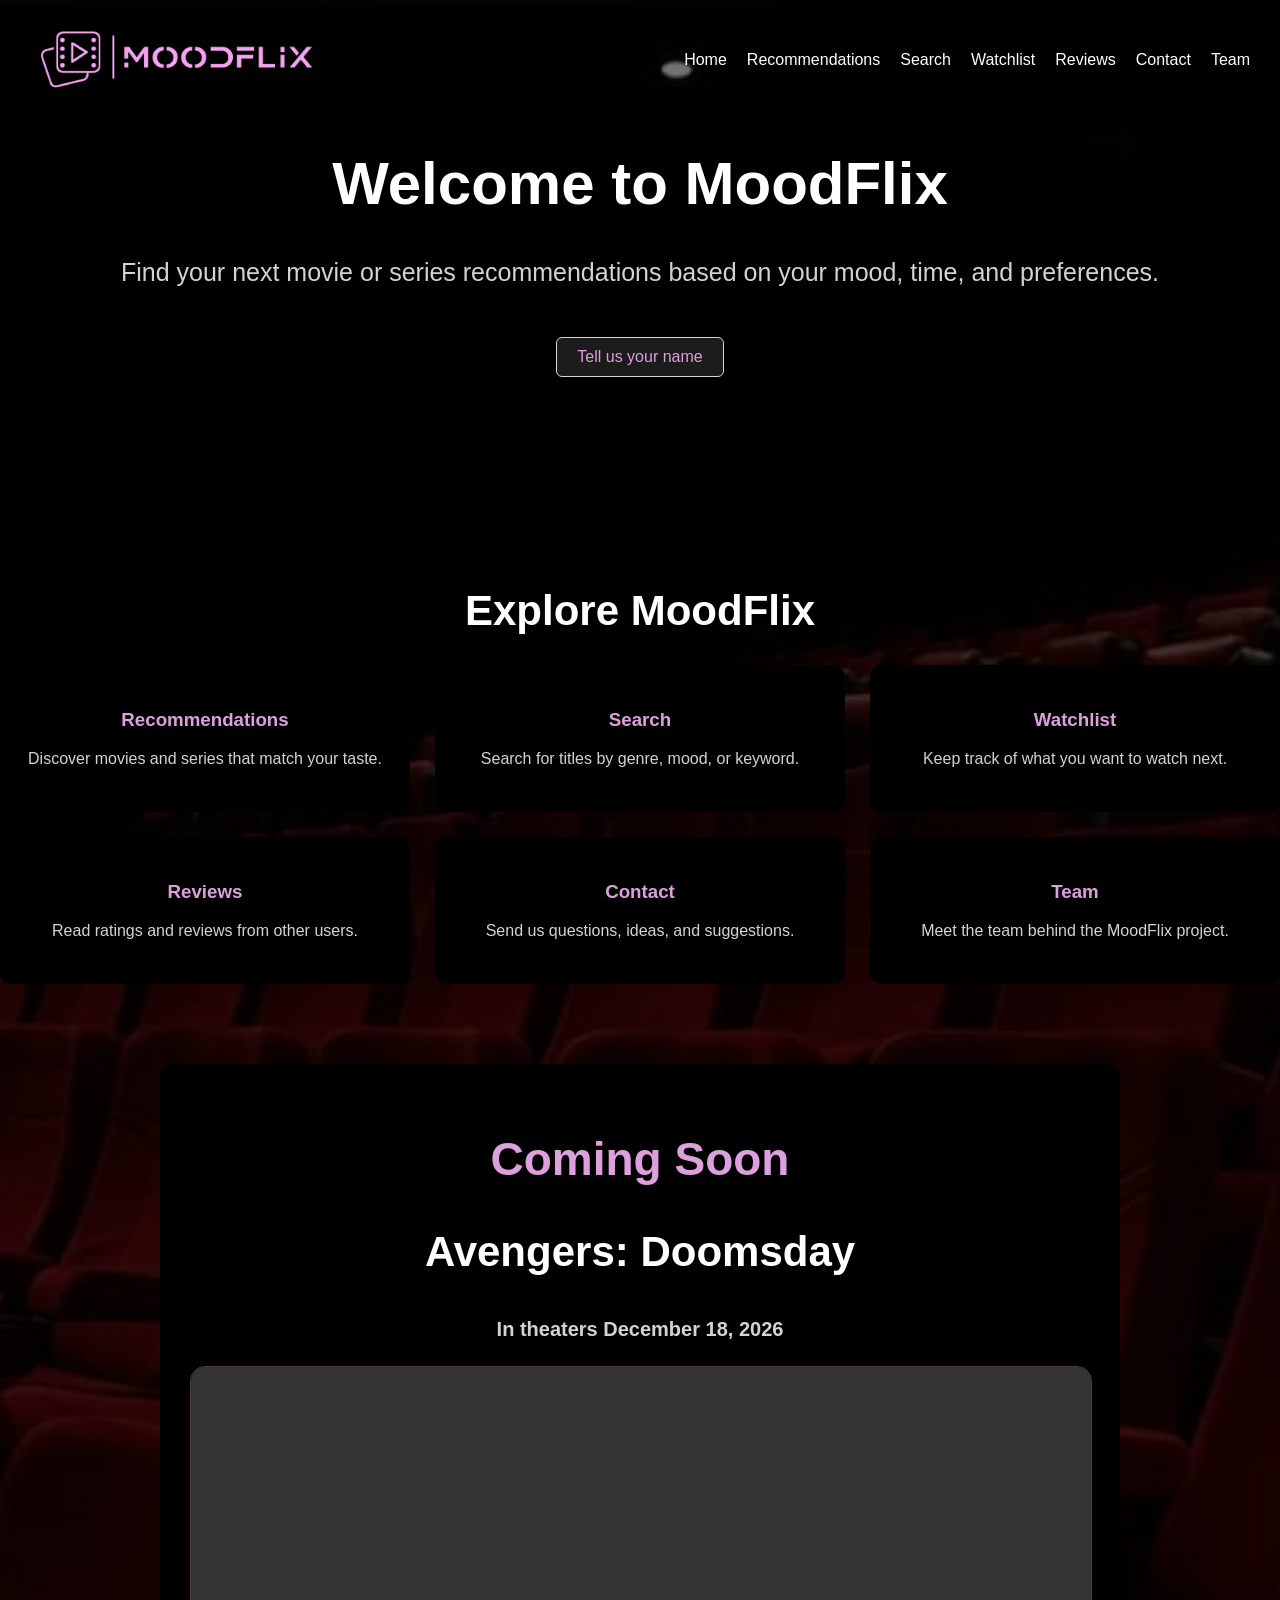
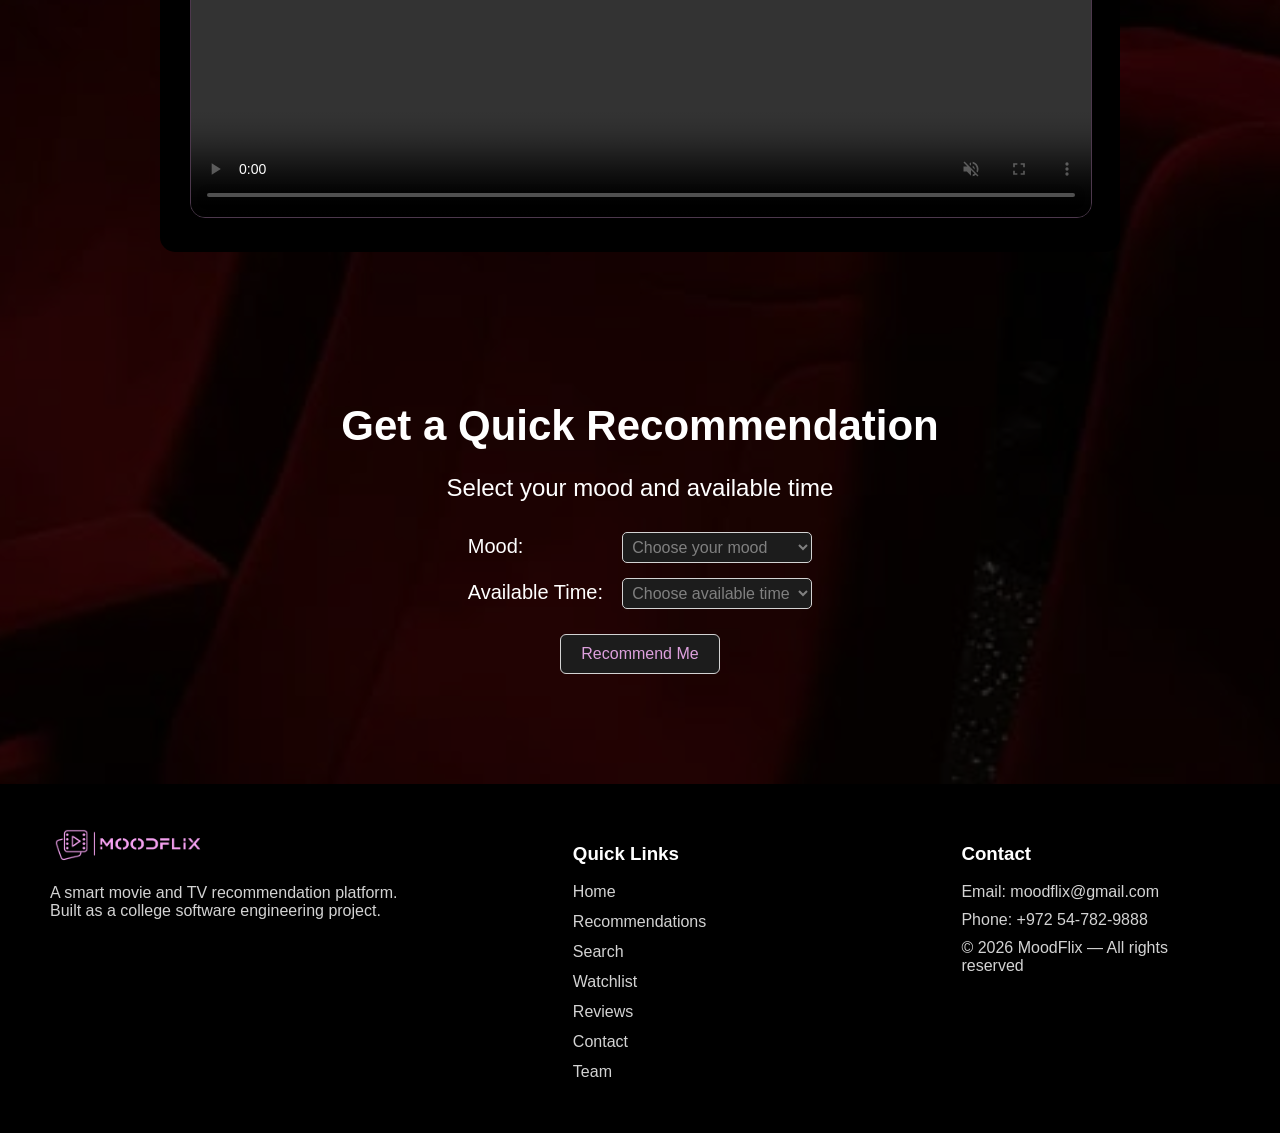
<file: index.html>
<!DOCTYPE html>
<html lang="en">
<head>
    <meta charset="UTF-8">
    <title>MoodFlix</title>
  <link rel="stylesheet" href="MoodFlixCSS.css">
  <meta name="viewport" content="width=device-width, initial-scale=1.0"> <!-- to match phone screen size -->

</head>
<body>

<header>
  <nav class="navbar">
    <div class="logo">
      <a href="index.html">
        <img src="images/Logo.png" alt="MoodFlix Logo">
      </a>
    </div>
    <button class="menu-toggle" onclick="toggleMenu()">☰</button>
    <ul class="nav-links" id="navLinks">
      <li><a href="index.html">Home</a></li>
      <li><a href="recommendations.html">Recommendations</a></li>
      <li><a href="search.html">Search</a></li>
      <li><a href="watchlist.php">Watchlist</a></li>
      <li><a href="reviews.html">Reviews</a></li>
      <li><a href="contact.html">Contact</a></li>
      <li><a href="team.html">Team</a></li>
    </ul>
  </nav>

  <h1>Welcome to MoodFlix</h1>
  <p>Find your next movie or series recommendations based on your mood, time, and preferences.</p>

  <button class="welcome-button" onclick="askVisitorName()">Tell us your name</button>
  <p id="visitorGreeting"></p>

</header>

<main>

  <section class="page-links">
    <h2>Explore MoodFlix</h2>

    <div class="links-grid">
      <a href="recommendations.html" class="link-card">
        <h3>Recommendations</h3>
        <p>Discover movies and series that match your taste.</p>
      </a>

      <a href="search.html" class="link-card">
        <h3>Search</h3>
        <p>Search for titles by genre, mood, or keyword.</p>
      </a>

      <a href="watchlist.php" class="link-card">
        <h3>Watchlist</h3>
        <p>Keep track of what you want to watch next.</p>
      </a>

      <a href="reviews.html" class="link-card">
        <h3>Reviews</h3>
        <p>Read ratings and reviews from other users.</p>
      </a>

      <a href="contact.html" class="link-card">
        <h3>Contact</h3>
        <p>Send us questions, ideas, and suggestions.</p>
      </a>

      <a href="team.html" class="link-card">
        <h3>Team</h3>
        <p>Meet the team behind the MoodFlix project.</p>
      </a>
    </div>
  </section>

  <section class="media-section">
    <h2>Coming Soon</h2>
    <h3>Avengers: Doomsday</h3>
    <p>In theaters December 18, 2026</p>

    <video id="moodflixVideo" controls muted class="media-video">
      <source src="media/avengers.mp4" type="video/mp4">
      Your browser does not support the video tag.
    </video>
  </section>

  <section class="recommend-box">
    <h2>Get a Quick Recommendation</h2>
    <p>Select your mood and available time</p>

    <div class="row">
      <label for="moodSelect">Mood:</label>
      <select id="moodSelect">
        <option value="">Choose your mood</option>
        <option value="happy">Happy</option>
        <option value="sad">Sad</option>
        <option value="excited">Excited</option>
        <option value="relaxed">Relaxed</option>
      </select>
    </div>

    <div class="row">
      <label for="timeSelect">Available Time:</label>
      <select id="timeSelect">
        <option value="">Choose available time</option>
        <option value="short">Less than 1 hour</option>
        <option value="medium">1-2 hours</option>
        <option value="long">More than 2 hours</option>
      </select>
    </div>

    <button onclick="giveRecommendation()">Recommend Me</button>
    <p id="result"></p>
  </section>

</main>

<footer class="site-footer">
  <div class="footer-column footer-brand">
    <div class="footer-logo">
      <img src="images/Logo.png" alt="MoodFlix Logo">
    </div>
    <p>A smart movie and TV recommendation platform.
      <br/>Built as a college software engineering project.
    </p>
  </div>

  <div class="footer-column">
    <h3>Quick Links</h3>
    <ul class="footer-links">
      <li><a href="index.html">Home</a></li>
      <li><a href="recommendations.html">Recommendations</a></li>
      <li><a href="search.html">Search</a></li>
      <li><a href="watchlist.php">Watchlist</a></li>
      <li><a href="reviews.html">Reviews</a></li>
      <li><a href="contact.html">Contact</a></li>
      <li><a href="team.html">Team</a></li>
    </ul>
  </div>

  <div class="footer-column">
    <h3>Contact</h3>
    <p>Email: moodflix@gmail.com</p>
    <p>Phone: +972 54-782-9888</p>
    <p>© 2026 MoodFlix — All rights reserved</p>
  </div>
</footer>

<script src="MoodFlixJS.js"></script>
</body>
</html>
</file>
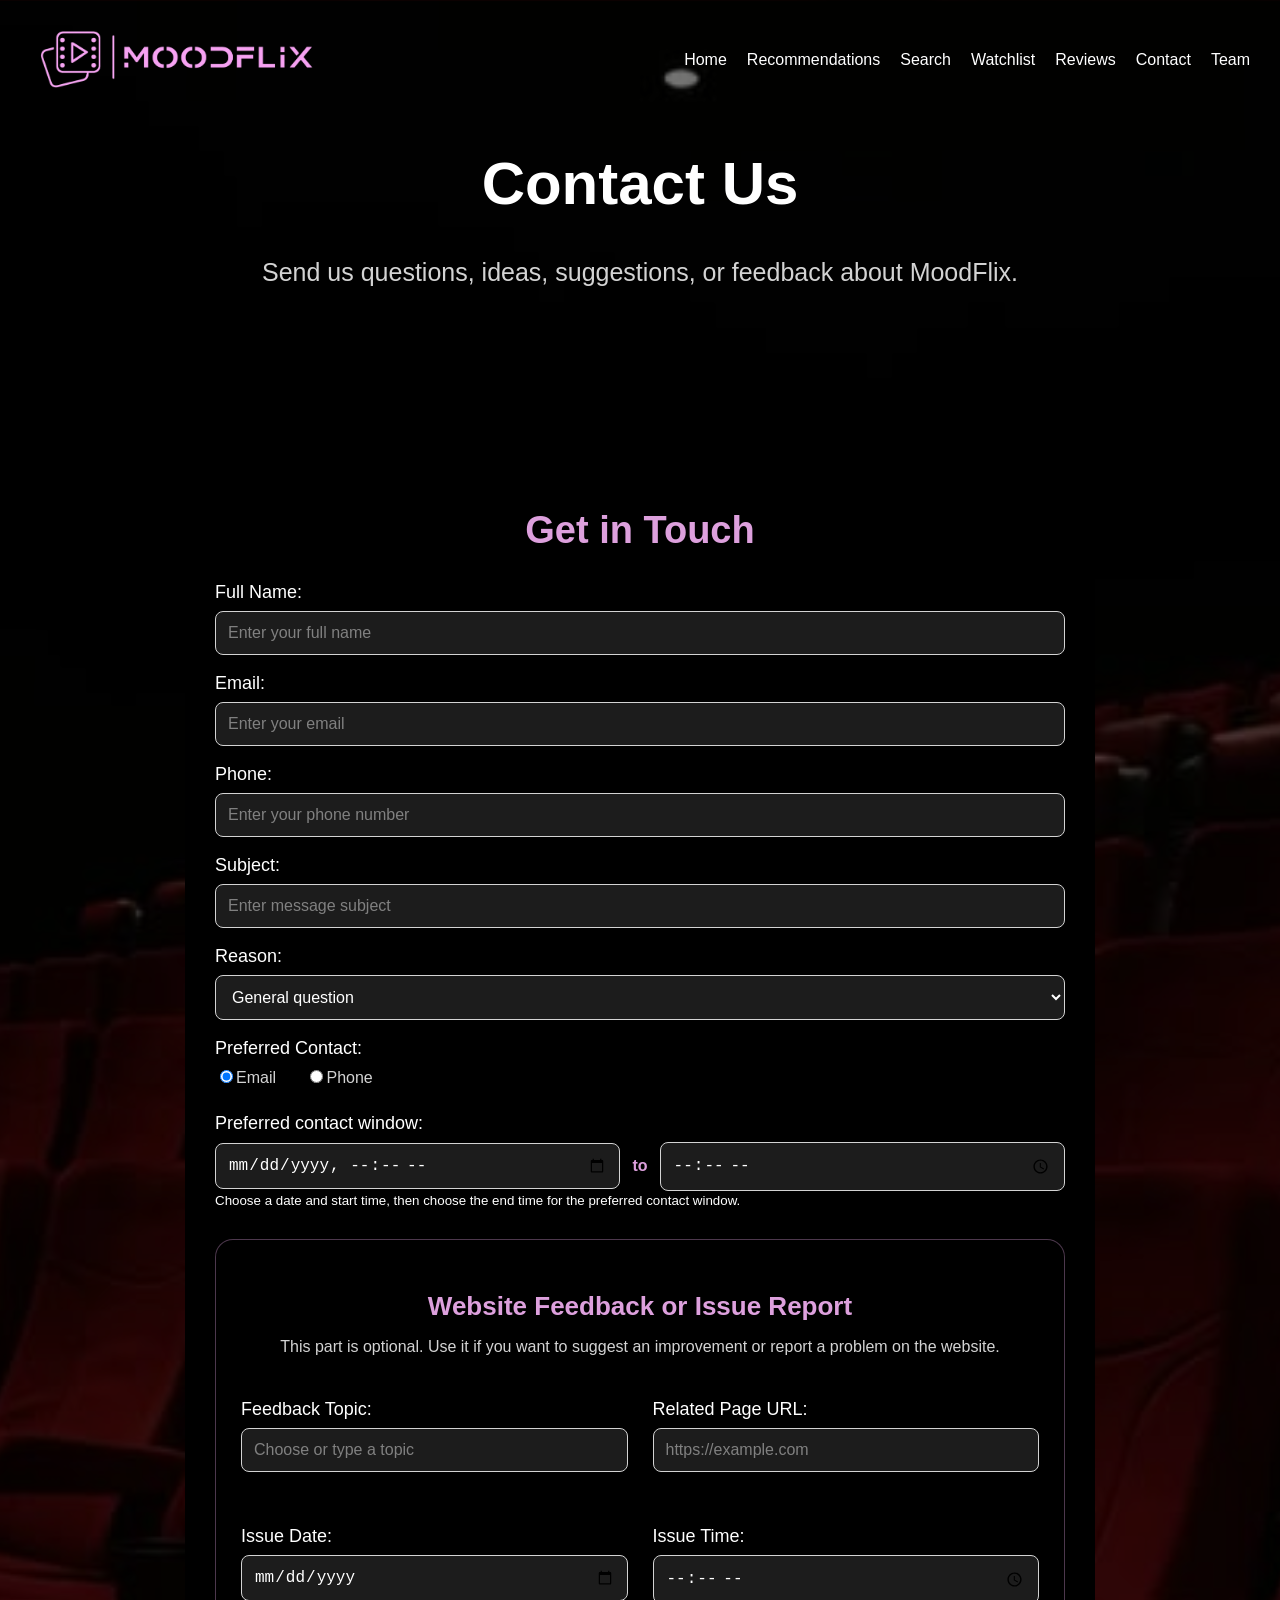
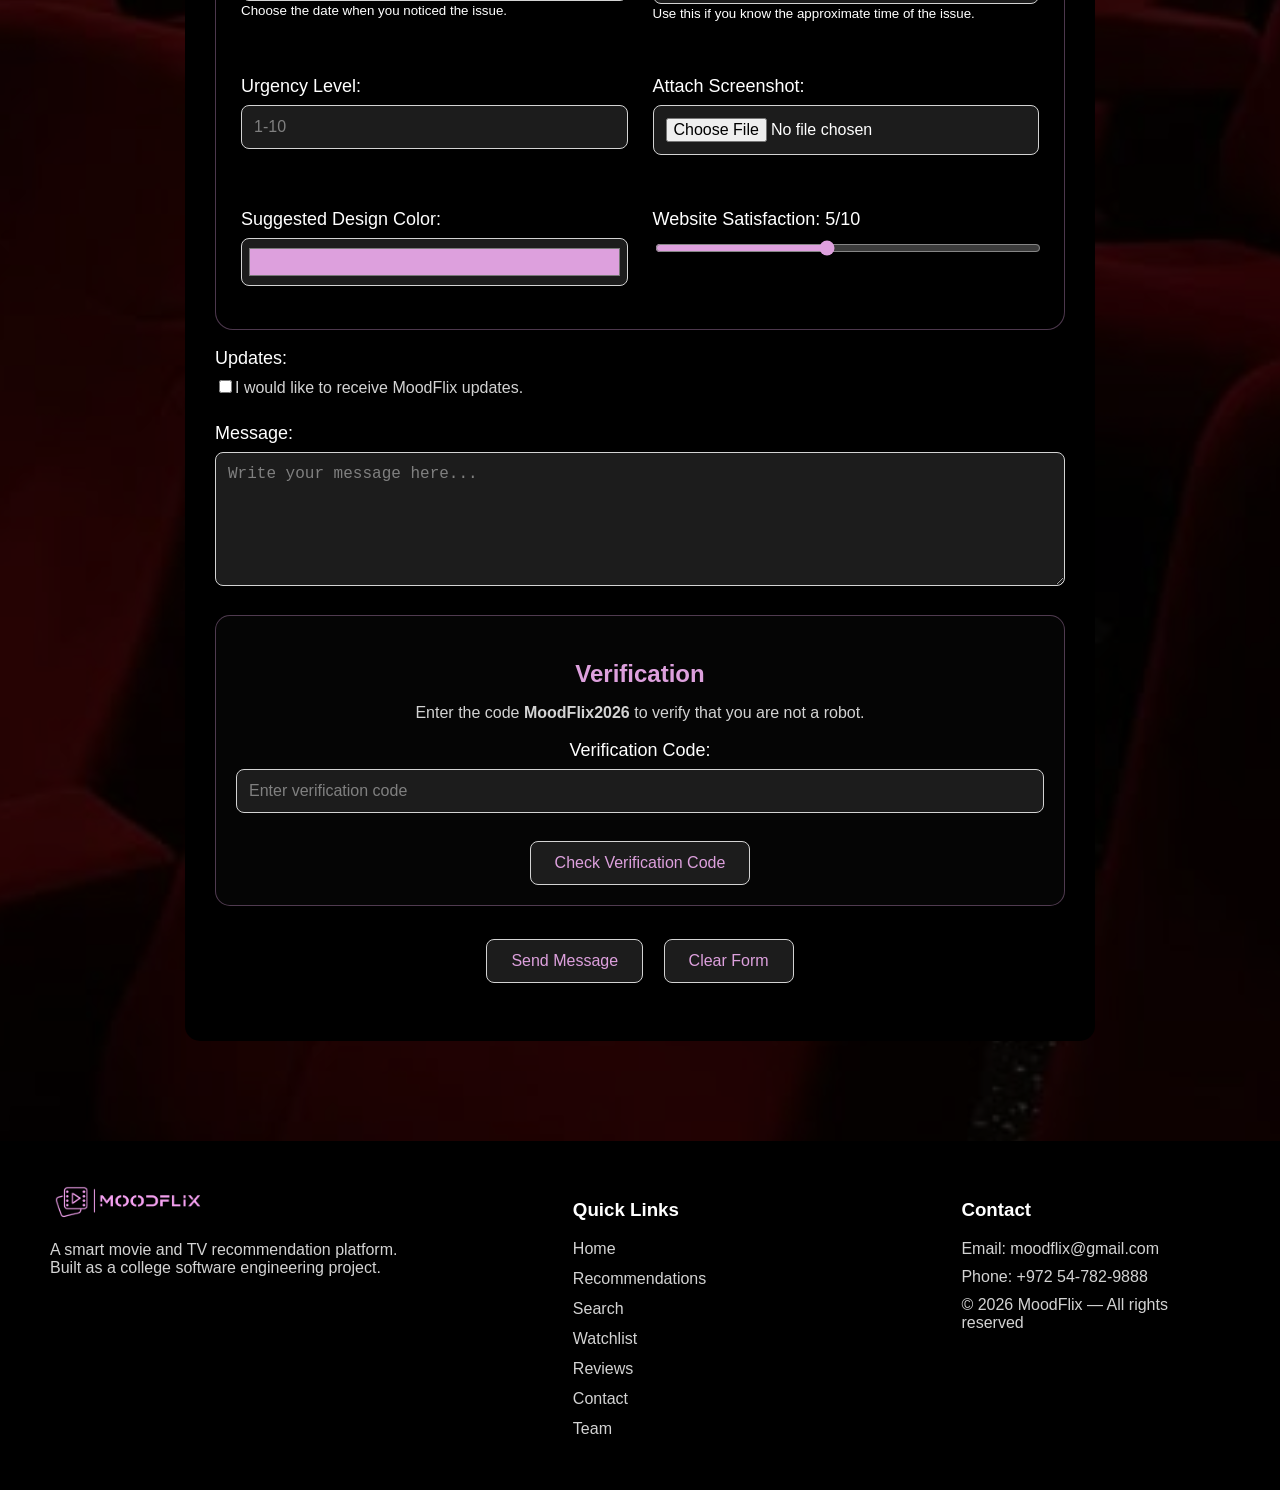
<file: contact.html>
<!DOCTYPE html>
<html lang="en">
<head>
    <meta charset="UTF-8">
    <title>Contact - MoodFlix</title>
    <link rel="stylesheet" href="MoodFlixCSS.css">
    <meta name="viewport" content="width=device-width, initial-scale=1.0">
</head>

<body>

<header>
    <nav class="navbar">
        <div class="logo">
            <a href="index.html">
                <img src="images/Logo.png" alt="MoodFlix Logo">
            </a>
        </div>

        <button class="menu-toggle" onclick="toggleMenu()">☰</button>

        <ul class="nav-links" id="navLinks">
            <li><a href="index.html">Home</a></li>
            <li><a href="recommendations.html">Recommendations</a></li>
            <li><a href="search.html">Search</a></li>
            <li><a href="watchlist.php">Watchlist</a></li>
            <li><a href="reviews.html">Reviews</a></li>
            <li><a href="contact.html">Contact</a></li>
            <li><a href="team.html">Team</a></li>
        </ul>
    </nav>

    <h1>Contact Us</h1>
    <p>Send us questions, ideas, suggestions, or feedback about MoodFlix.</p>
</header>

<main>

    <section class="contact-section">
        <h2>Get in Touch</h2>

        <form class="contact-form"
              action="mailto:oferavioz1234@gmail.com"
              method="post"
              enctype="text/plain"
              onsubmit="return showContactMessage()">

            <div class="form-row">
                <label for="contactName">Full Name:</label>
                <input type="text" id="contactName" name="Full Name" placeholder="Enter your full name" required>
            </div>

            <div class="form-row">
                <label for="contactEmail">Email:</label>
                <input type="email" id="contactEmail" name="Email" placeholder="Enter your email" required>
            </div>

            <div class="form-row">
                <label for="contactPhone">Phone:</label>
                <input type="tel" id="contactPhone" name="Phone" placeholder="Enter your phone number">
            </div>

            <div class="form-row">
                <label for="contactSubject">Subject:</label>
                <input type="text" id="contactSubject" name="Subject" placeholder="Enter message subject" required>
            </div>

            <div class="form-row">
                <label for="contactReason">Reason:</label>
                <select id="contactReason" name="Reason">
                    <option value="General question">General question</option>
                    <option value="Recommendation idea">Recommendation idea</option>
                    <option value="Technical issue">Technical issue</option>
                    <option value="Project feedback">Project feedback</option>
                </select>
            </div>

            <div class="form-row">
                <label>Preferred Contact:</label>

                <div class="radio-group">
                    <label>
                        <input type="radio" name="Preferred Contact" value="Email" checked>Email
                    </label>

                    <label>
                        <input type="radio" name="Preferred Contact" value="Phone">Phone
                    </label>
                </div>
            </div>

            <div class="form-row">
                <label>Preferred contact window:</label>

                <div class="time-range-inline">
                    <input type="datetime-local" id="contactDateTimeFrom" name="Preferred Contact Start">
                    <span>to</span>
                    <input type="time" id="contactTimeTo" name="Preferred Contact End Time">
                </div>

                <small>Choose a date and start time, then choose the end time for the preferred contact window.</small>
            </div>

            <div class="contact-extra-box">
                <h3>Website Feedback or Issue Report</h3>
                <p class="contact-extra-note">
                    This part is optional. Use it if you want to suggest an improvement or report a problem on the website.
                </p>

                <div class="contact-extra-grid">

                    <div class="form-row">
                        <label for="contactTopic">Feedback Topic:</label>
                        <input list="topicOptions" id="contactTopic" name="Feedback Topic" placeholder="Choose or type a topic">

                        <datalist id="topicOptions">
                            <option value="Movie recommendation">
                            <option value="Series recommendation">
                            <option value="Technical issue">
                            <option value="Website design">
                            <option value="Account problem">
                            <option value="General feedback">
                        </datalist>
                    </div>

                    <div class="form-row">
                        <label for="contactWebsite">Related Page URL:</label>
                        <input type="url" id="contactWebsite" name="Related Page URL" placeholder="https://example.com">
                    </div>

                    <div class="form-row">
                        <label for="contactDate">Issue Date:</label>
                        <input type="date" id="contactDate" name="Issue Date">
                        <small>Choose the date when you noticed the issue.</small>
                    </div>

                    <div class="form-row">
                        <label for="contactIssueTime">Issue Time:</label>
                        <input type="time" id="contactIssueTime" name="Issue Time">
                        <small>Use this if you know the approximate time of the issue.</small>
                    </div>

                    <div class="form-row">
                        <label for="contactUrgency">Urgency Level:</label>
                        <input type="number" id="contactUrgency" name="Urgency Level" min="1" max="10" placeholder="1-10">
                    </div>

                    <div class="form-row">
                        <label for="contactFile">Attach Screenshot:</label>
                        <input type="file" id="contactFile" name="Attached Screenshot">
                    </div>

                    <div class="form-row">
                        <label for="contactColor">Suggested Design Color:</label>
                        <input type="color" id="contactColor" name="Suggested Design Color" value="#dda0dd">
                    </div>

                    <div class="form-row">
                        <label for="contactSatisfaction">Website Satisfaction: <span id="contactSatisfactionValue">5</span>/10</label>
                        <input type="range" id="contactSatisfaction" name="Website Satisfaction" min="1" max="10" value="5" oninput="updateContactSatisfaction()">
                    </div>

                </div>

            </div>

            <div class="form-row">
                <label>Updates:</label>

                <div class="checkbox-group">
                    <label>
                        <input type="checkbox" name="Updates" value="Yes">I would like to receive MoodFlix updates.
                    </label>
                </div>
            </div>

            <div class="form-row">
                <label for="contactMessage">Message:</label>
                <textarea id="contactMessage" name="Message" rows="6" placeholder="Write your message here..." required></textarea>
            </div>

            <div class="verification-box">
                <h3>Verification</h3>
                <p>Enter the code <strong>MoodFlix2026</strong> to verify that you are not a robot.</p>

                <div class="form-row">
                    <label for="contactPassword">Verification Code:</label>
                    <input type="password" id="contactPassword" placeholder="Enter verification code" required>
                </div>

                <button type="button" onclick="checkVerificationCode()">Check Verification Code</button>
            </div>

            <div class="form-buttons">
                <input type="submit" value="Send Message">
                <input type="reset" value="Clear Form">
            </div>

            <p id="contactStatus"></p>
        </form>
    </section>

</main>

<footer class="site-footer">
    <div class="footer-column footer-brand">
        <div class="footer-logo">
            <img src="images/Logo.png" alt="MoodFlix Logo">
        </div>
        <p>A smart movie and TV recommendation platform.
            <br>Built as a college software engineering project.
        </p>
    </div>

    <div class="footer-column">
        <h3>Quick Links</h3>
        <ul class="footer-links">
            <li><a href="index.html">Home</a></li>
            <li><a href="recommendations.html">Recommendations</a></li>
            <li><a href="search.html">Search</a></li>
            <li><a href="watchlist.php">Watchlist</a></li>
            <li><a href="reviews.html">Reviews</a></li>
            <li><a href="contact.html">Contact</a></li>
            <li><a href="team.html">Team</a></li>
        </ul>
    </div>

    <div class="footer-column">
        <h3>Contact</h3>
        <p>Email: moodflix@gmail.com</p>
        <p>Phone: +972 54-782-9888</p>
        <p>© 2026 MoodFlix — All rights reserved</p>
    </div>
</footer>

<script src="MoodFlixJS.js"></script>

</body>
</html>
</file>
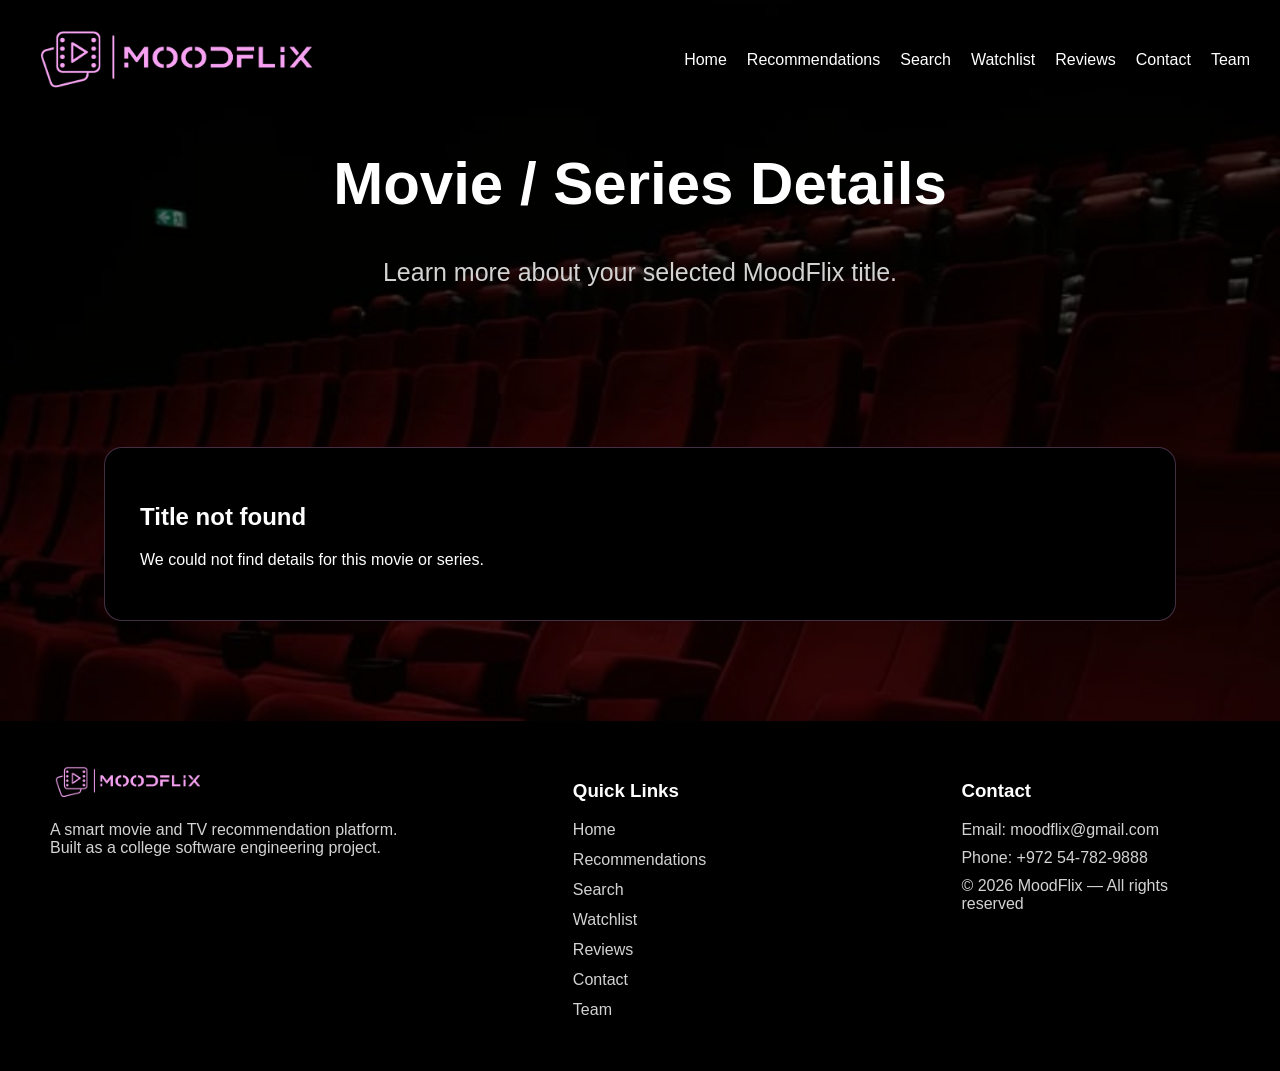
<file: details.html>
<!DOCTYPE html>
<html lang="en">
<head>
    <meta charset="UTF-8">
    <title>Details - MoodFlix</title>
    <link rel="stylesheet" href="MoodFlixCSS.css">
    <meta name="viewport" content="width=device-width, initial-scale=1.0">
</head>

<body>

<header>
    <nav class="navbar">
        <div class="logo">
            <a href="index.html">
                <img src="images/Logo.png" alt="MoodFlix Logo">
            </a>
        </div>

        <button class="menu-toggle" onclick="toggleMenu()">☰</button>

        <ul class="nav-links" id="navLinks">
            <li><a href="index.html">Home</a></li>
            <li><a href="recommendations.html">Recommendations</a></li>
            <li><a href="search.html">Search</a></li>
            <li><a href="watchlist.php">Watchlist</a></li>
            <li><a href="reviews.html">Reviews</a></li>
            <li><a href="contact.html">Contact</a></li>
            <li><a href="team.html">Team</a></li>
        </ul>
    </nav>

    <h1>Movie / Series Details</h1>
    <p>Learn more about your selected MoodFlix title.</p>
</header>

<main>
    <section class="details-section" id="detailsContainer">
        <p>Loading details...</p>
    </section>
</main>

<footer class="site-footer">
    <div class="footer-column footer-brand">
        <div class="footer-logo">
            <img src="images/Logo.png" alt="MoodFlix Logo">
        </div>
        <p>A smart movie and TV recommendation platform.
            <br>Built as a college software engineering project.
        </p>
    </div>

    <div class="footer-column">
        <h3>Quick Links</h3>
        <ul class="footer-links">
            <li><a href="index.html">Home</a></li>
            <li><a href="recommendations.html">Recommendations</a></li>
            <li><a href="search.html">Search</a></li>
            <li><a href="watchlist.php">Watchlist</a></li>
            <li><a href="reviews.html">Reviews</a></li>
            <li><a href="contact.html">Contact</a></li>
            <li><a href="team.html">Team</a></li>
        </ul>
    </div>

    <div class="footer-column">
        <h3>Contact</h3>
        <p>Email: moodflix@gmail.com</p>
        <p>Phone: +972 54-782-9888</p>
        <p>© 2026 MoodFlix — All rights reserved</p>
    </div>
</footer>

<script src="MoodFlixJS.js"></script>

</body>
</html>
</file>
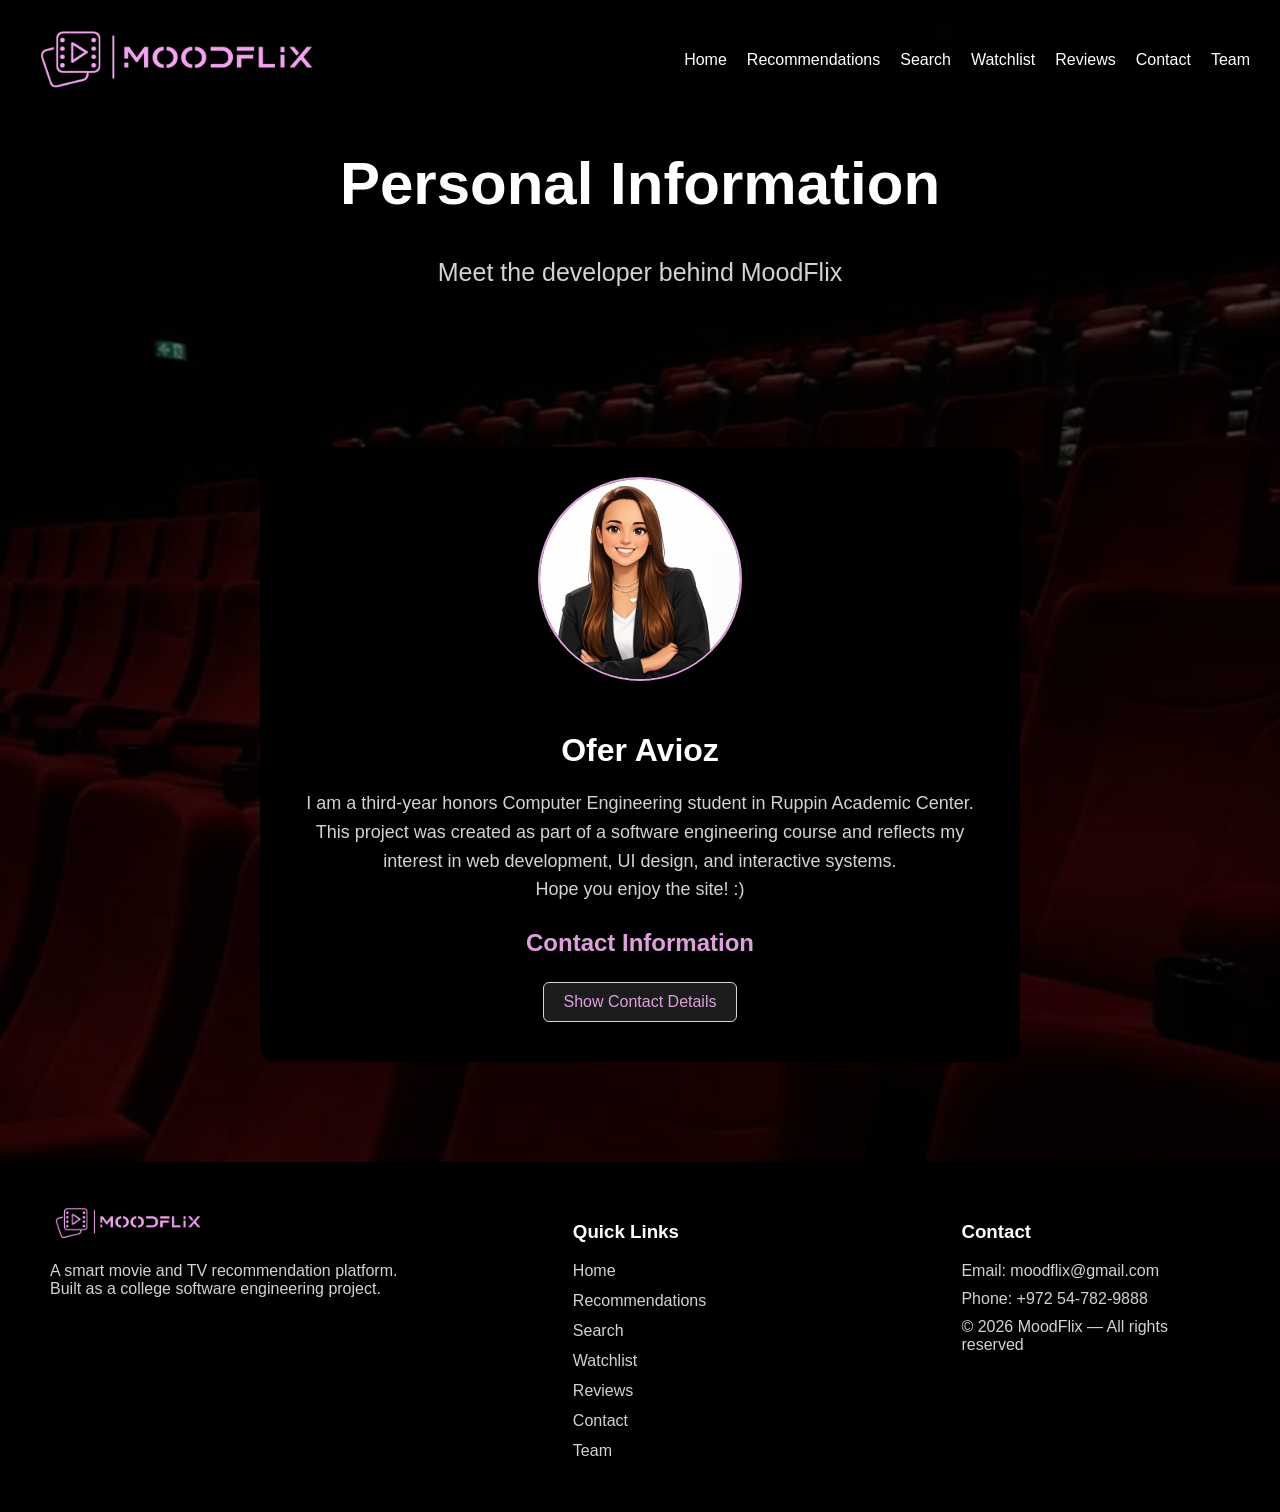
<file: PersonalInfo.html>
<!DOCTYPE html>
<html lang="en">
<head>
    <meta charset="UTF-8">
    <title>Personal Info - MoodFlix</title>
  <link rel="stylesheet" href="MoodFlixCSS.css">
  <meta name="viewport" content="width=device-width, initial-scale=1.0">
</head>
<body>

<header>
  <nav class="navbar">
    <div class="logo">
      <a href="index.html">
        <img src="images/Logo.png" alt="MoodFlix Logo">
      </a>
    </div>
    <button class="menu-toggle" onclick="toggleMenu()">☰</button>
    <ul class="nav-links" id="navLinks">
      <li><a href="index.html">Home</a></li>
      <li><a href="recommendations.html">Recommendations</a></li>
      <li><a href="search.html">Search</a></li>
      <li><a href="watchlist.php">Watchlist</a></li>
      <li><a href="reviews.html">Reviews</a></li>
      <li><a href="contact.html">Contact</a></li>
      <li><a href="team.html">Team</a></li>
    </ul>
  </nav>

  <h1>Personal Information</h1>
  <p>Meet the developer behind MoodFlix</p>
</header>

<main>
  <section class="personal-card">
    <img src="images/PersonalPic.jpeg" alt="Profile picture" class="profile-image">

    <h2>Ofer Avioz</h2>

    <p class="personal-text">
      I am a third-year honors Computer Engineering student in Ruppin Academic Center.
      <br/>
      This project was created as part of a software engineering course and reflects my
      interest in web development, UI design, and interactive systems.
      <br/>
      Hope you enjoy the site! :)
    </p>

    <h3>Contact Information</h3>
    <button id="contactToggleBtn" onclick="toggleContactInfo()">Show Contact Details</button>
    <div id="contactBox" class="hidden-box">
      <p>Email: oferavioz1234@gmail.com</p>
      <p>Phone: +972 54-782-9888</p>
      <p>LinkedIn: <a href="https://www.linkedin.com/in/oferavioz/" target="_blank">linkedin.com/in/oferavioz/</a></p>
      <button onclick="sendEmail()">Send Email</button>
    </div>
  </section>
</main>

<footer class="site-footer">
  <div class="footer-column footer-brand">
    <div class="footer-logo">
      <img src="images/Logo.png" alt="MoodFlix Logo">
    </div>
    <p>A smart movie and TV recommendation platform.
      <br>Built as a college software engineering project.
    </p>
  </div>

  <div class="footer-column">
    <h3>Quick Links</h3>
    <ul class="footer-links">
      <li><a href="index.html">Home</a></li>
      <li><a href="recommendations.html">Recommendations</a></li>
      <li><a href="search.html">Search</a></li>
      <li><a href="watchlist.php">Watchlist</a></li>
      <li><a href="reviews.html">Reviews</a></li>
      <li><a href="contact.html">Contact</a></li>
      <li><a href="team.html">Team</a></li>
    </ul>
  </div>

  <div class="footer-column">
    <h3>Contact</h3>
    <p>Email: moodflix@gmail.com</p>
    <p>Phone: +972 54-782-9888</p>
    <p>© 2026 MoodFlix — All rights reserved</p>
  </div>
</footer>

<script src="MoodFlixJS.js"></script>

</body>
</html>
</file>
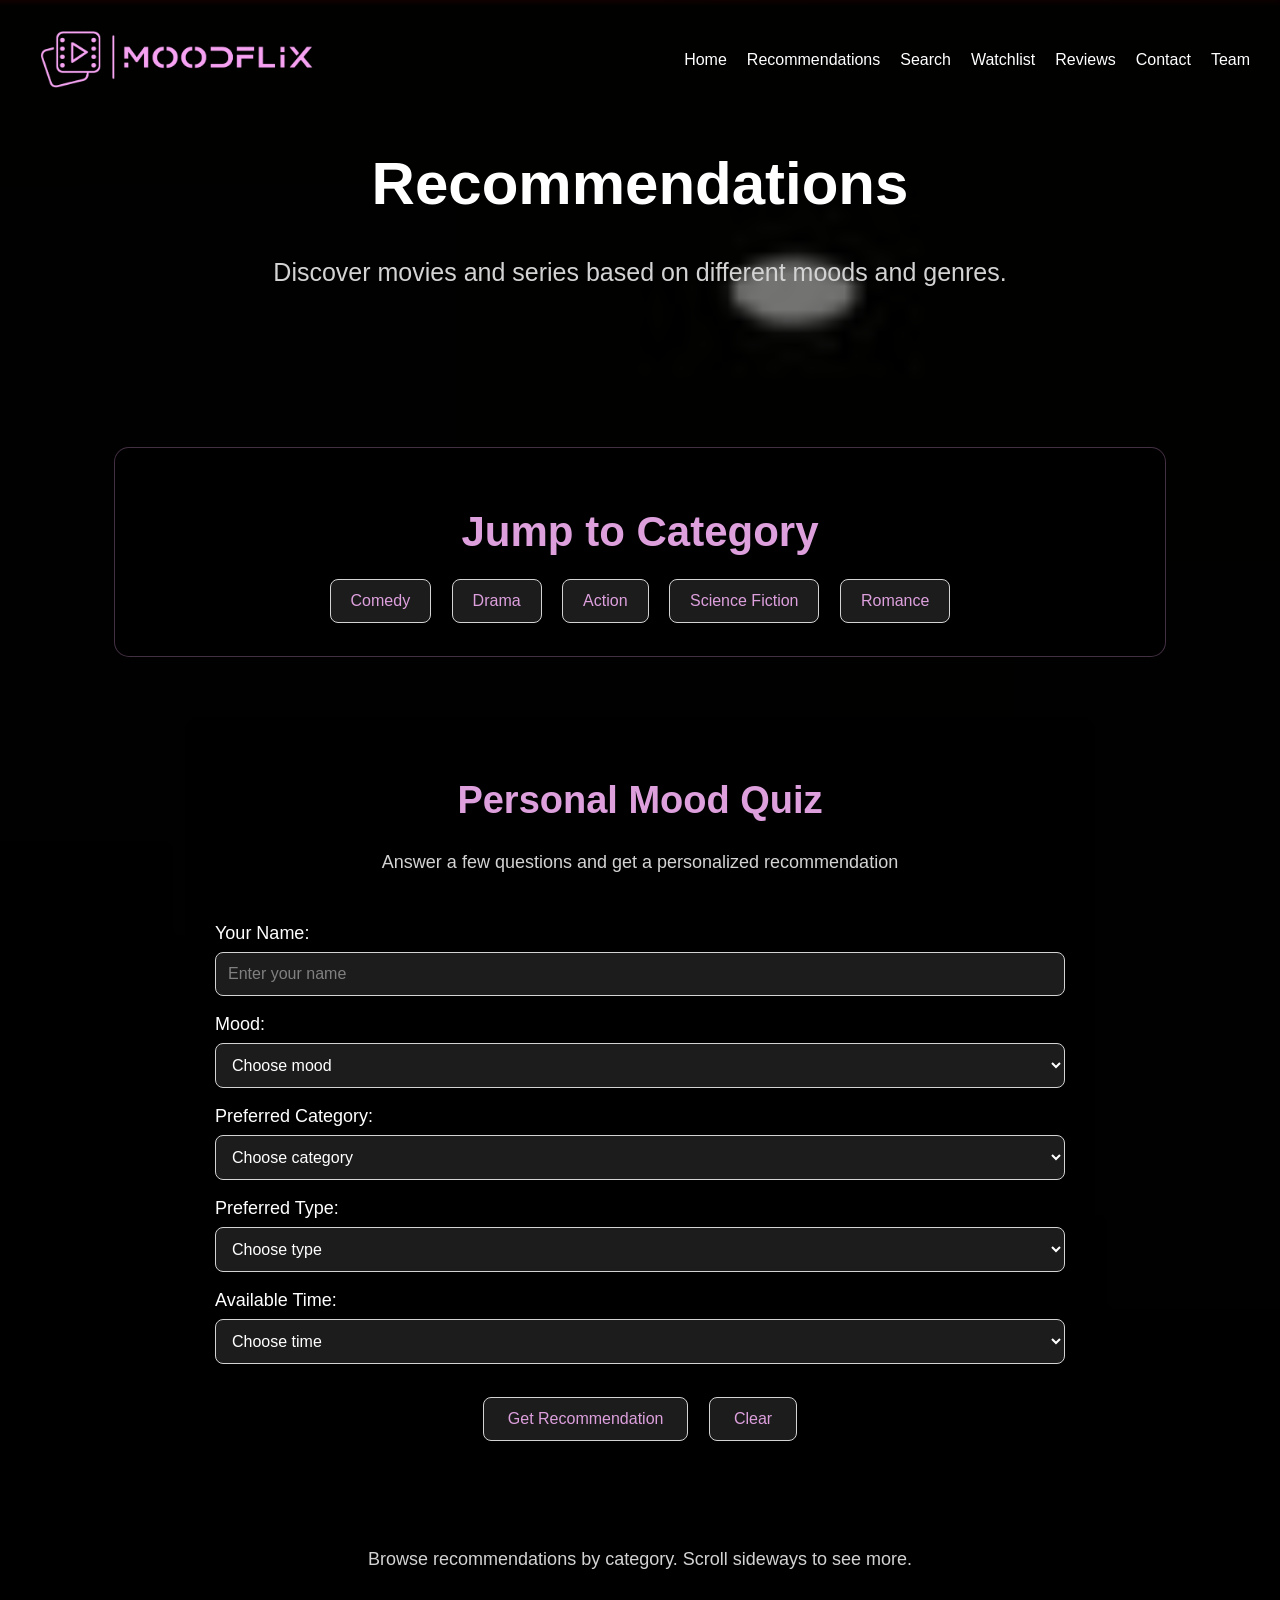
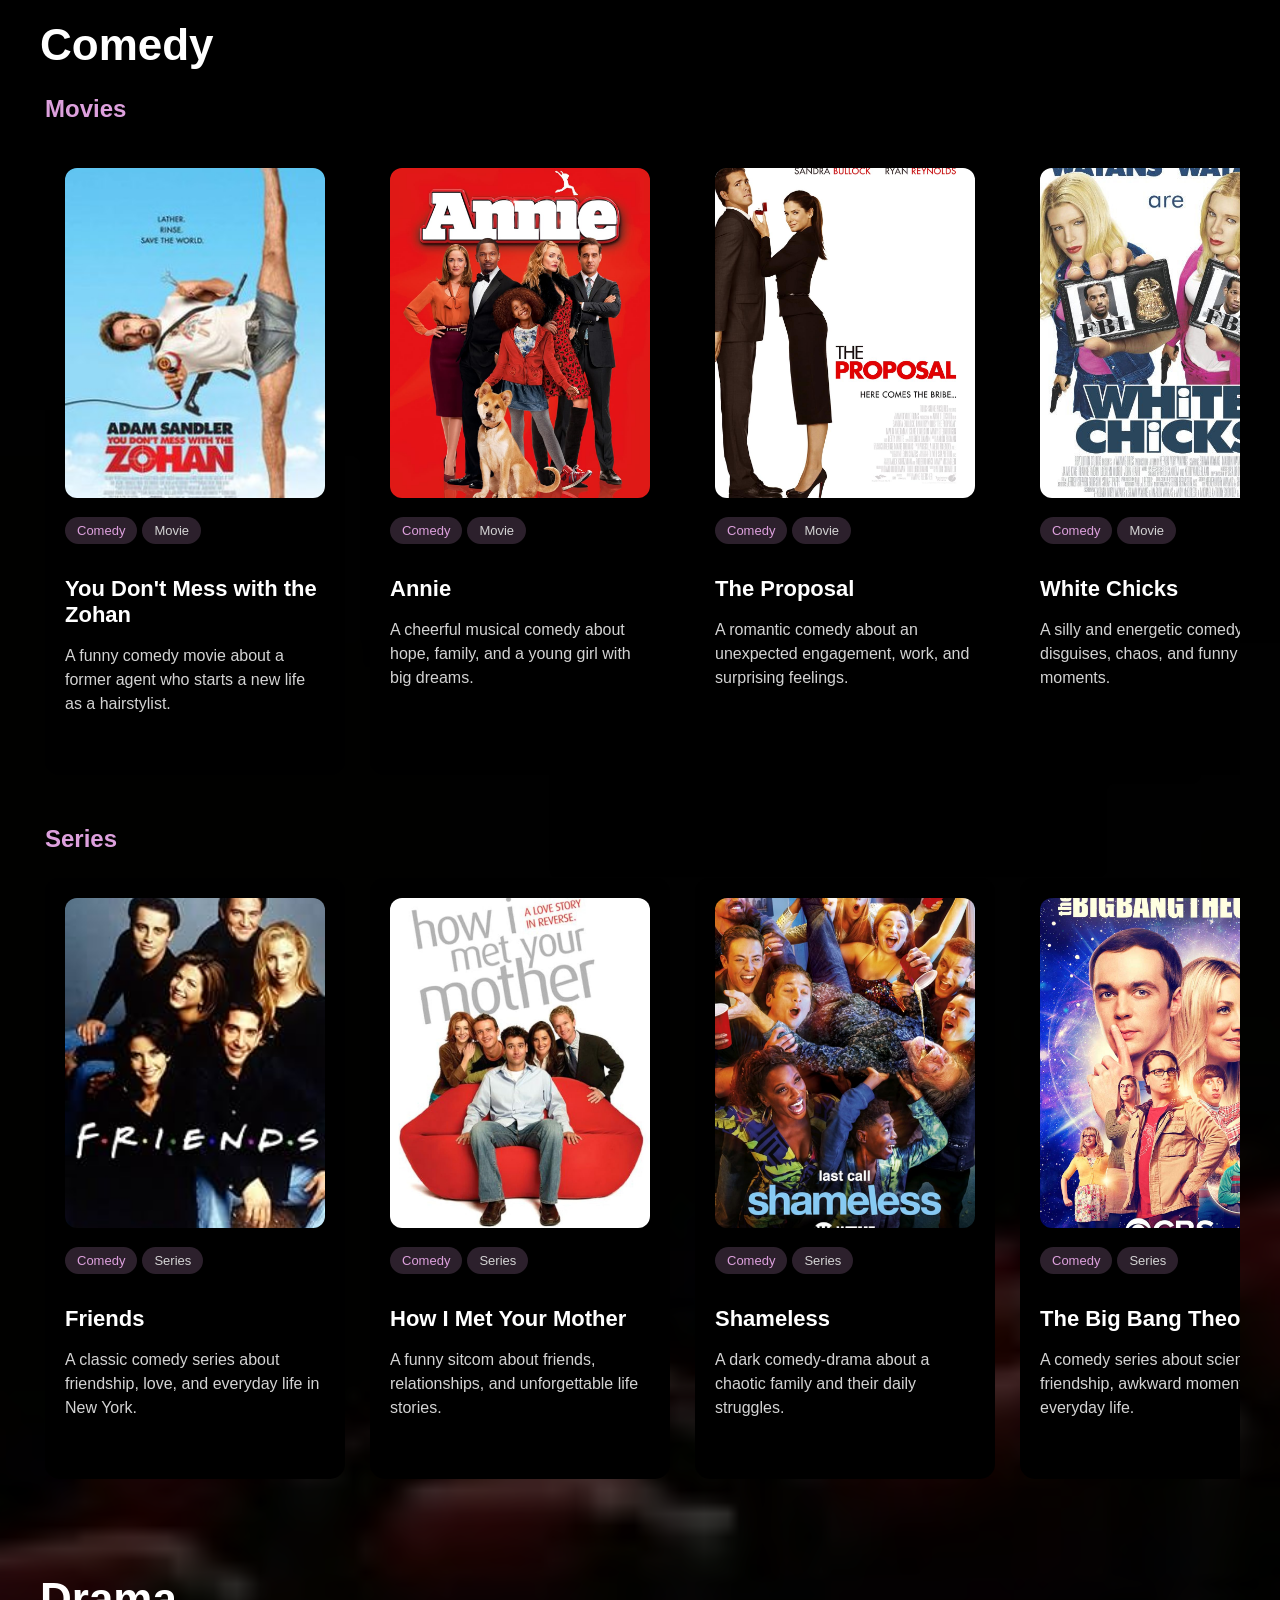
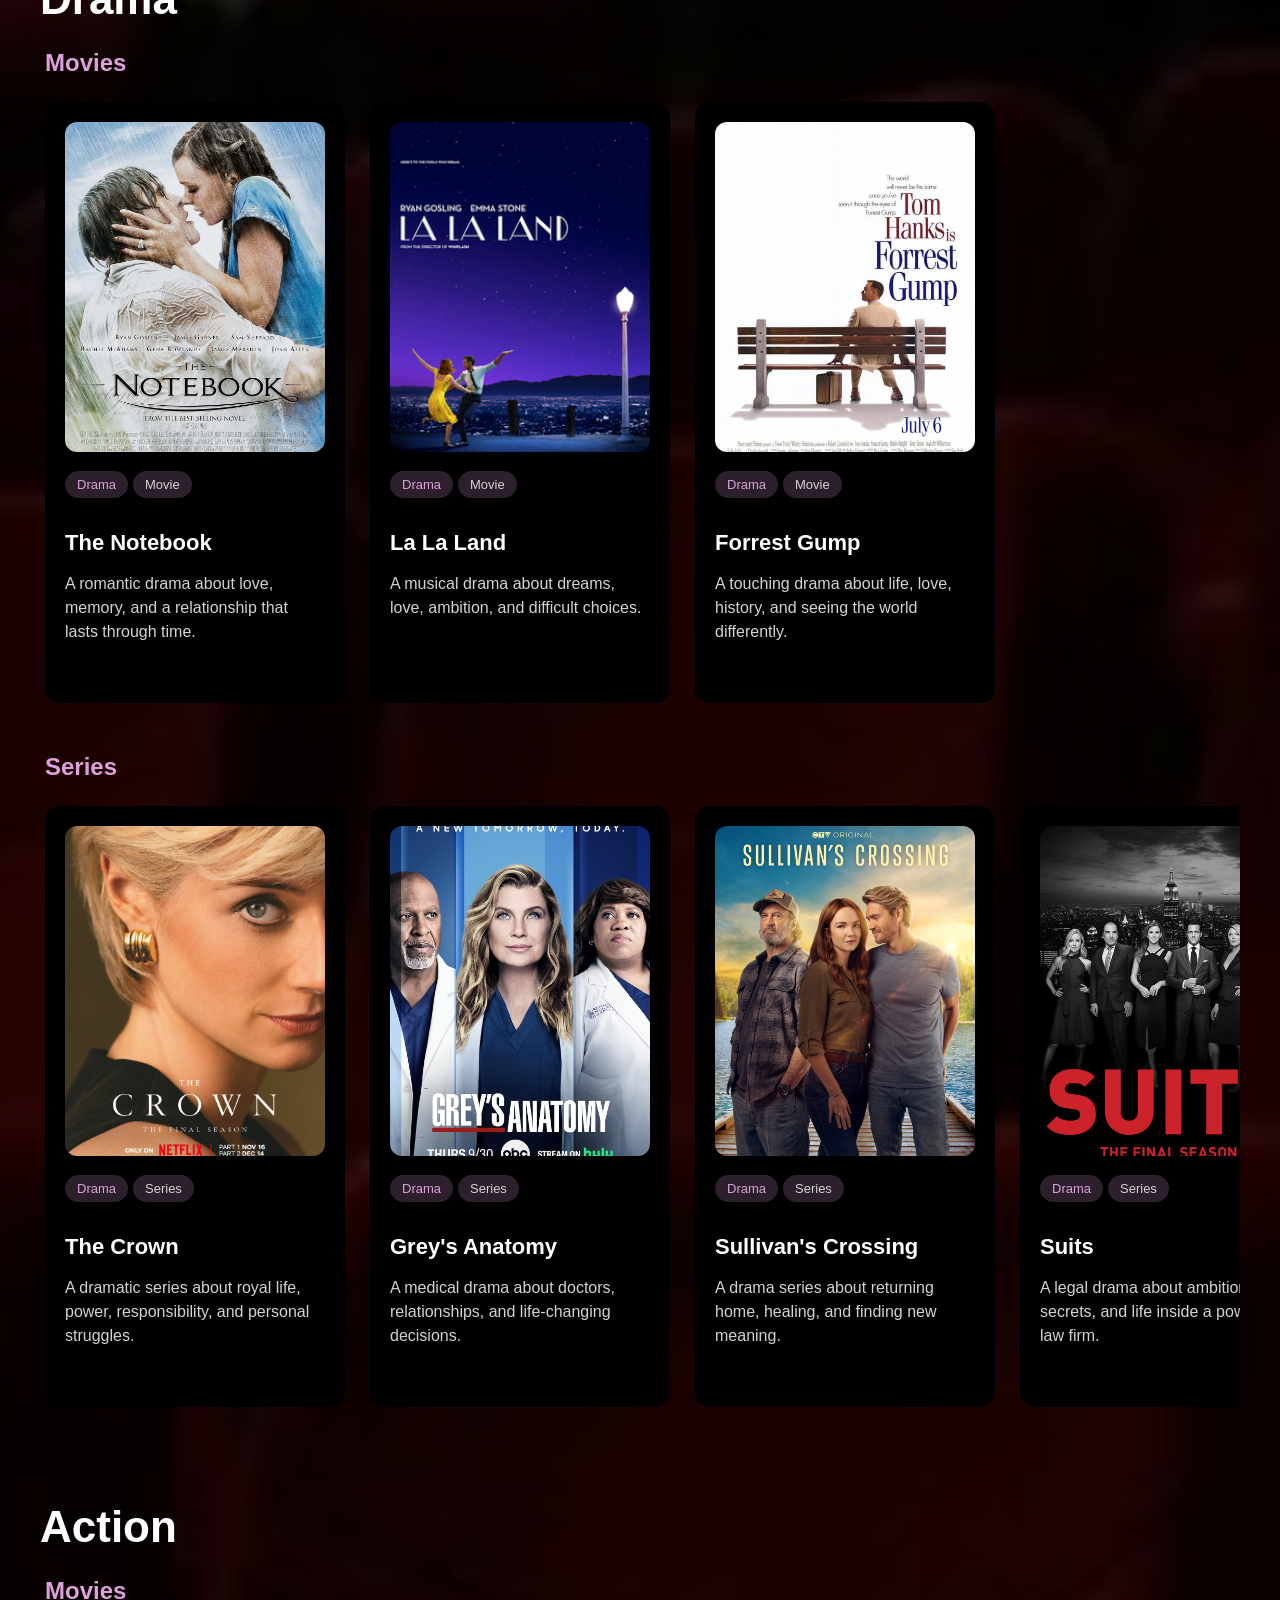
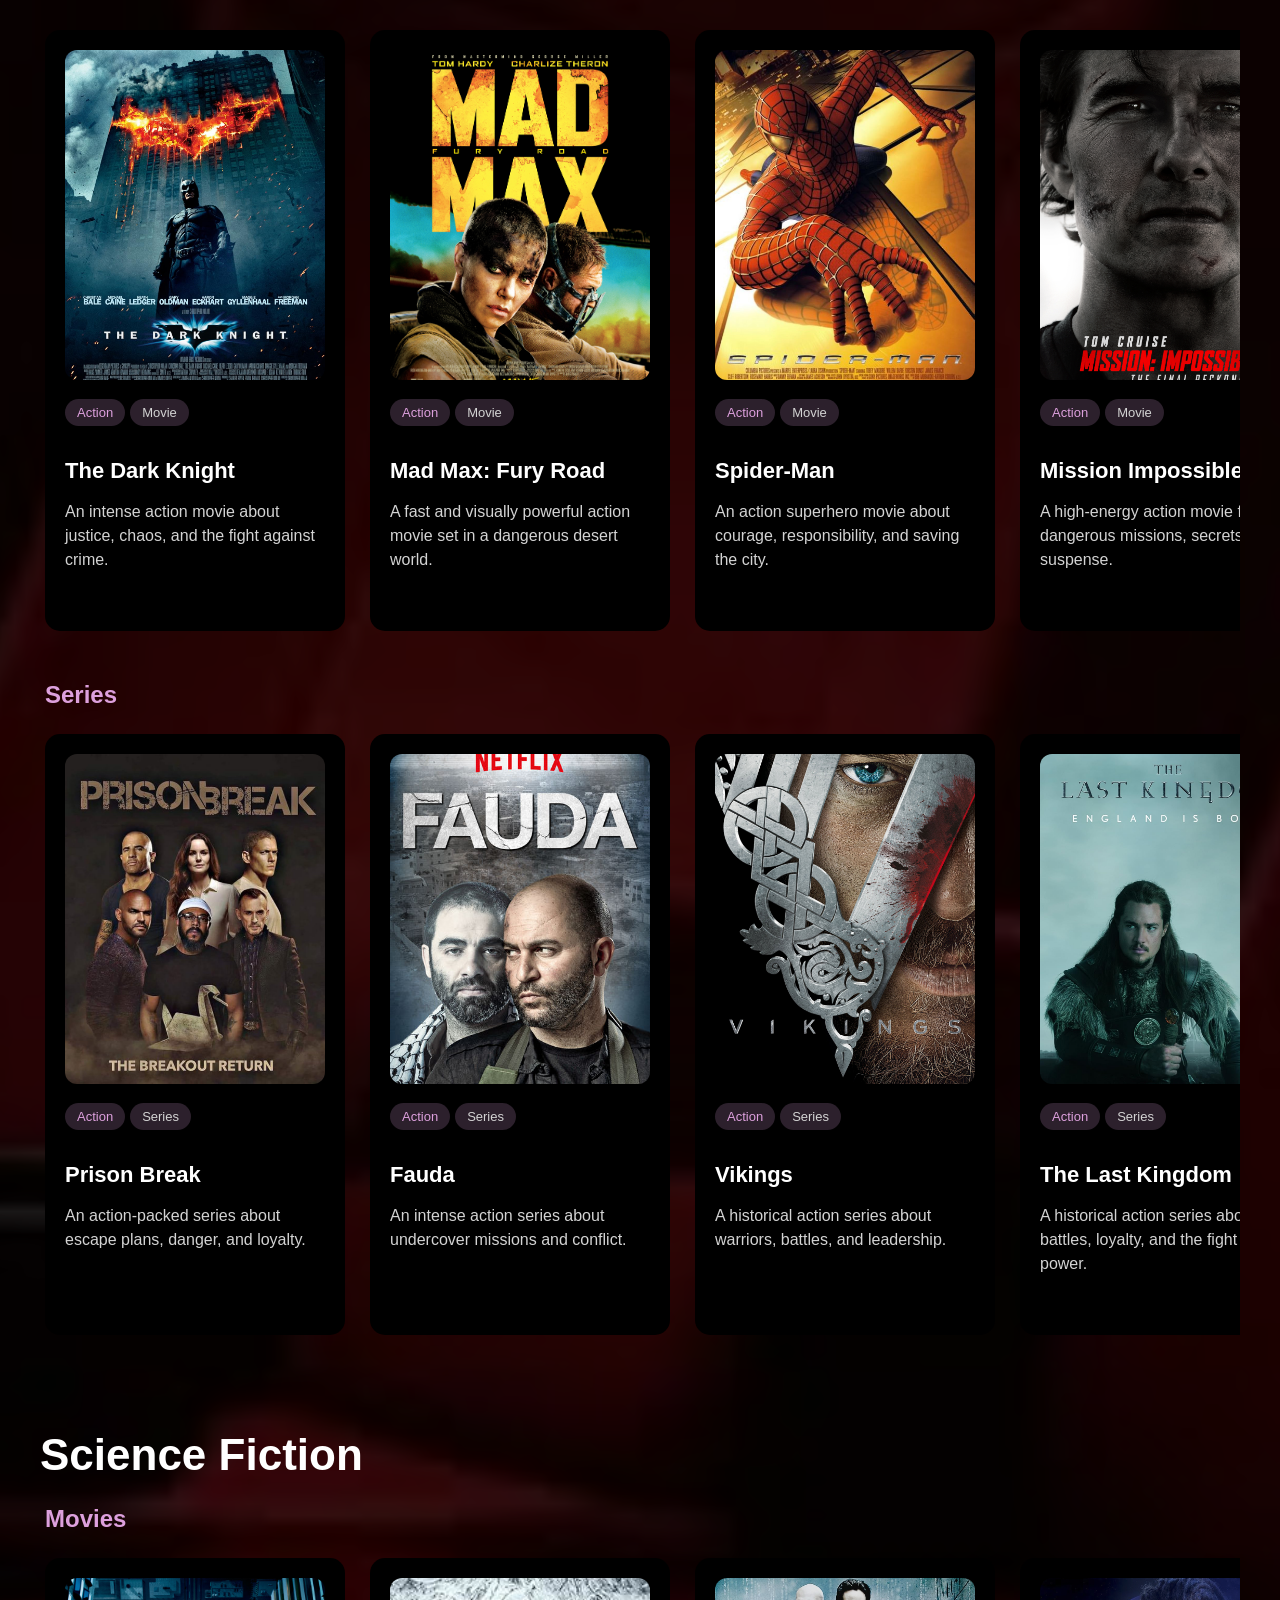
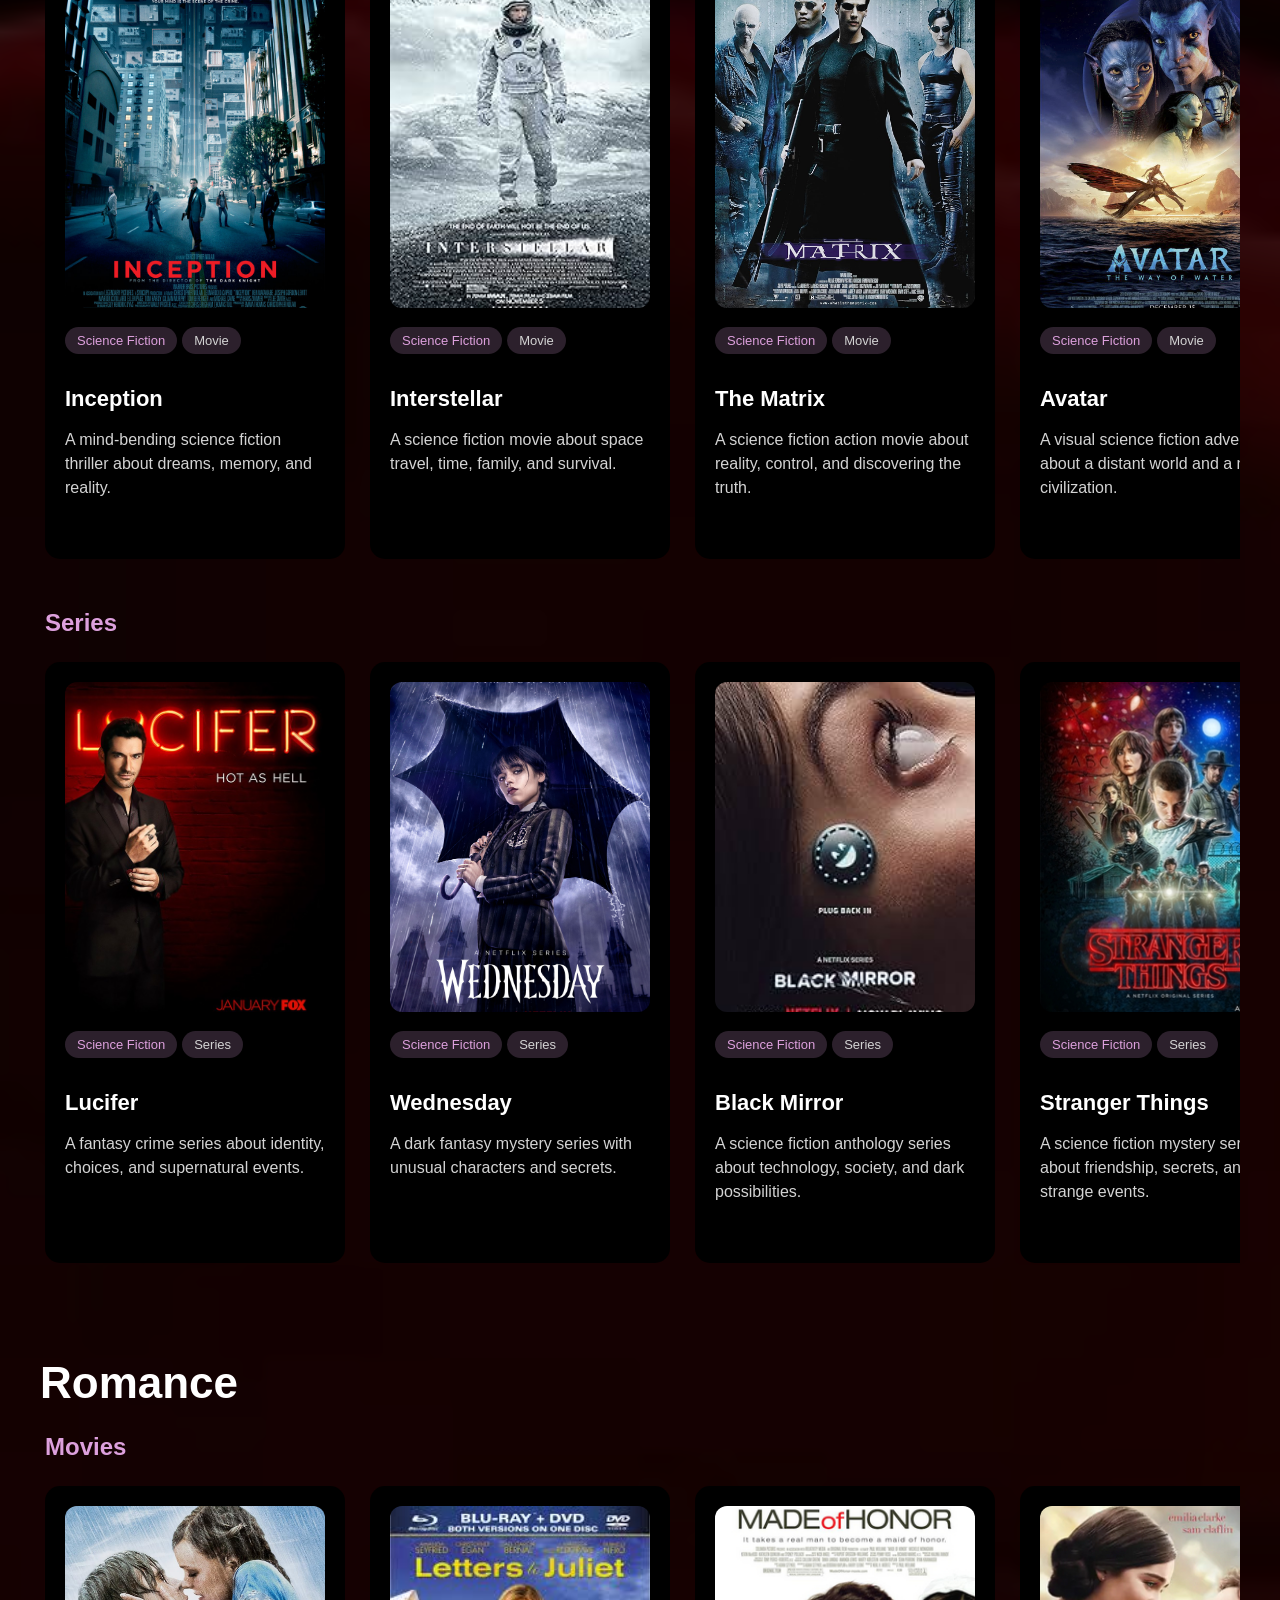
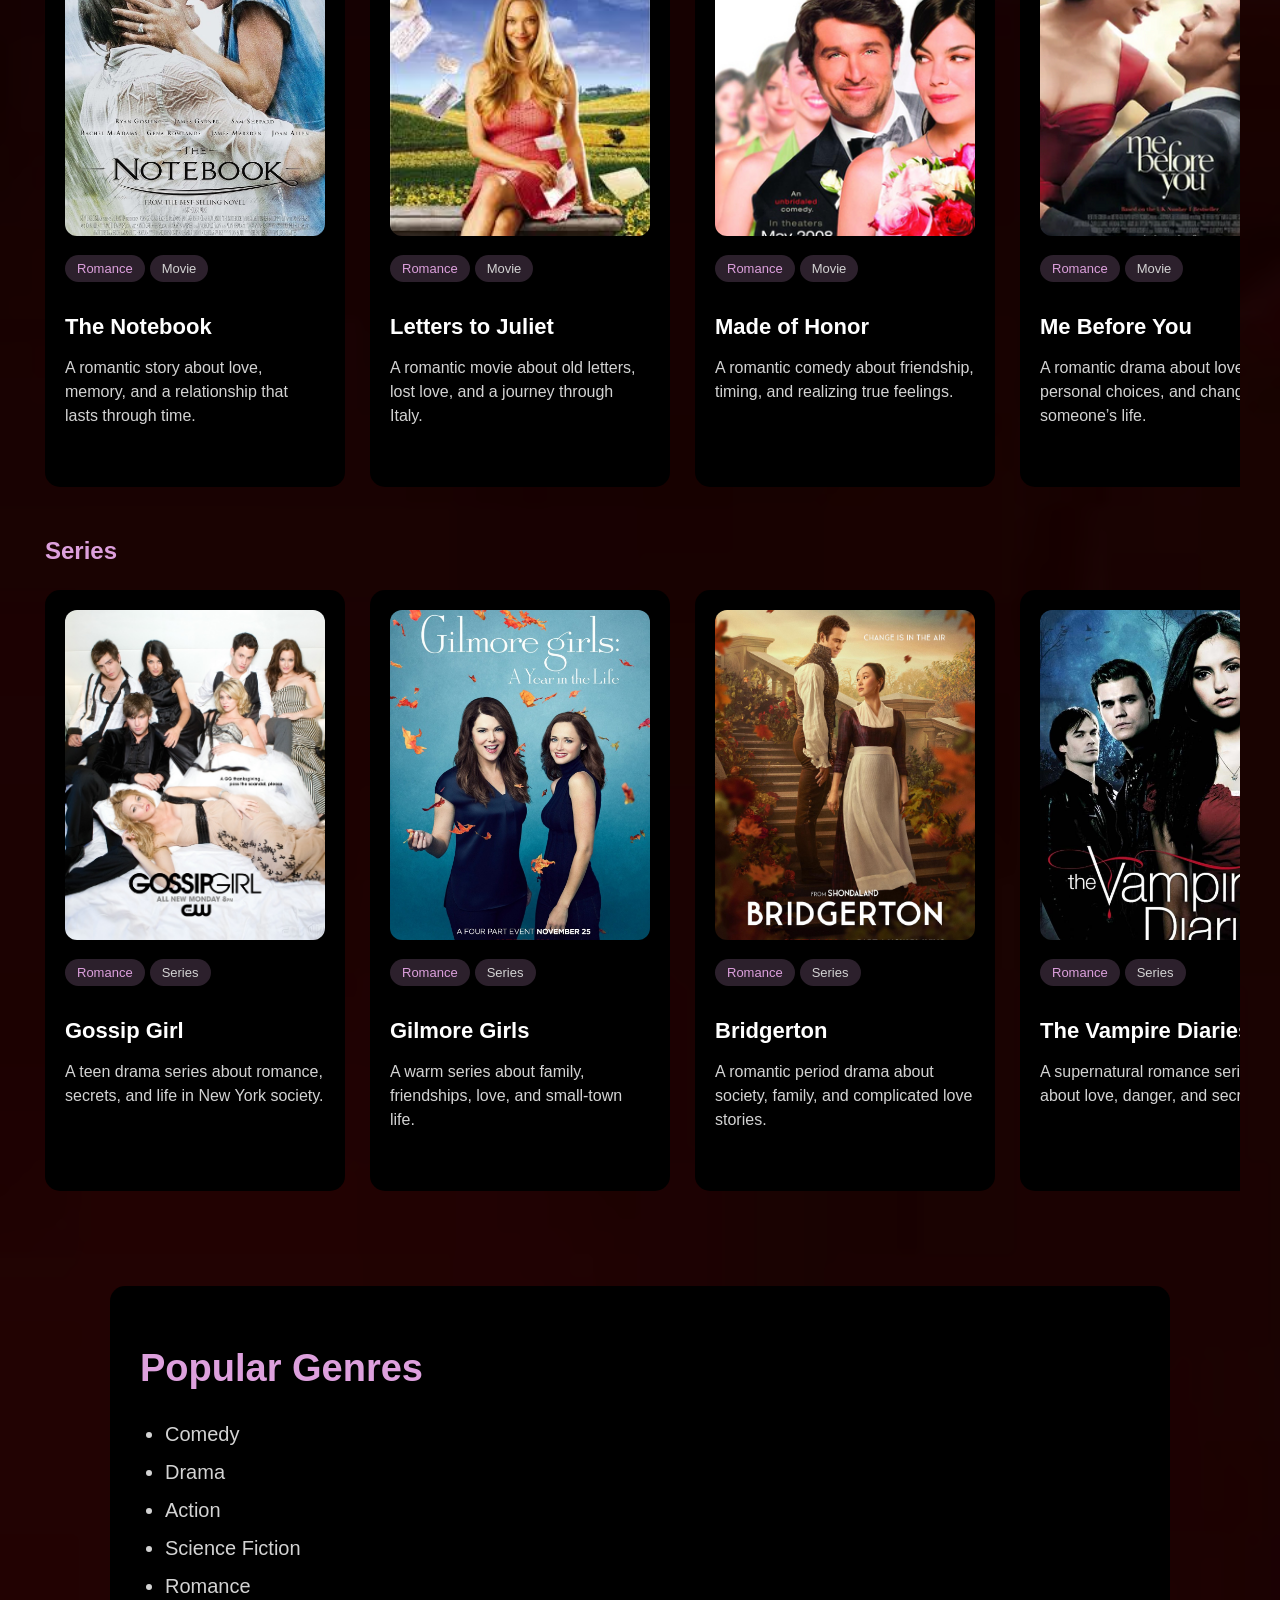
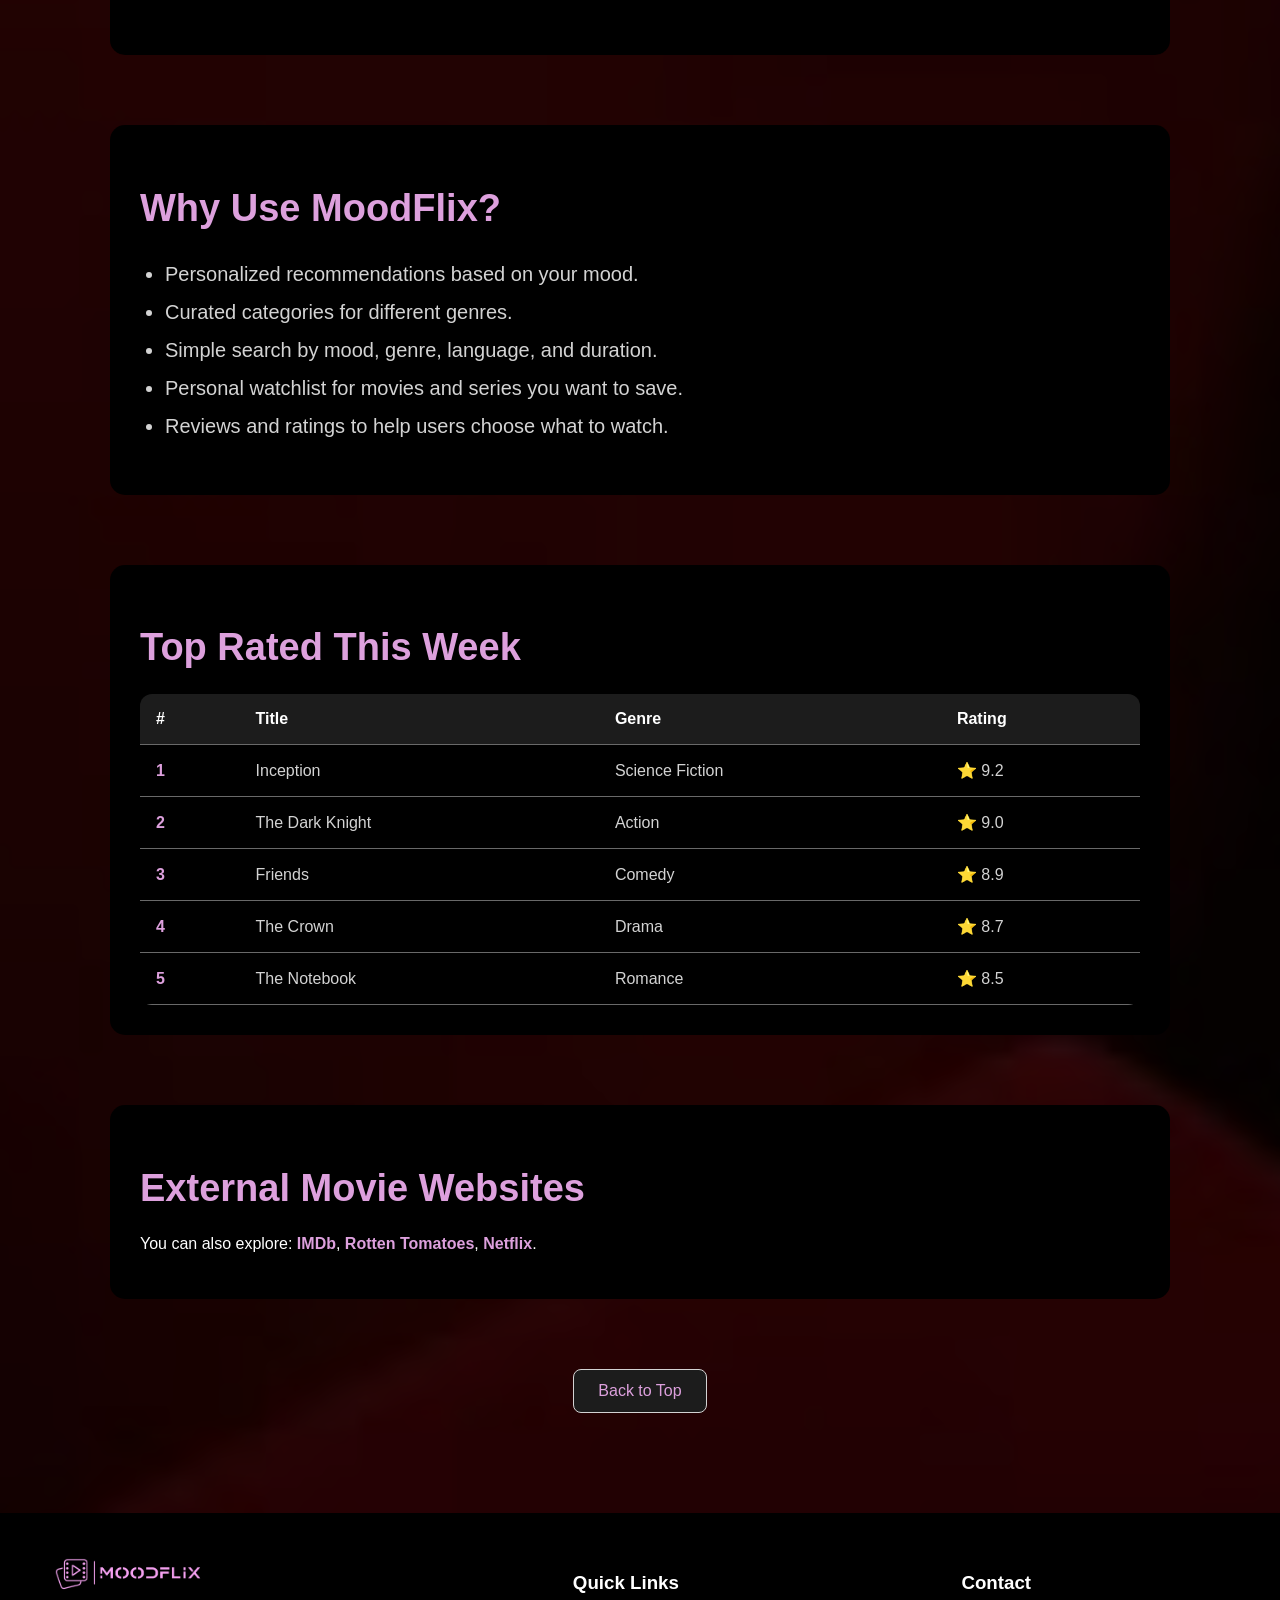
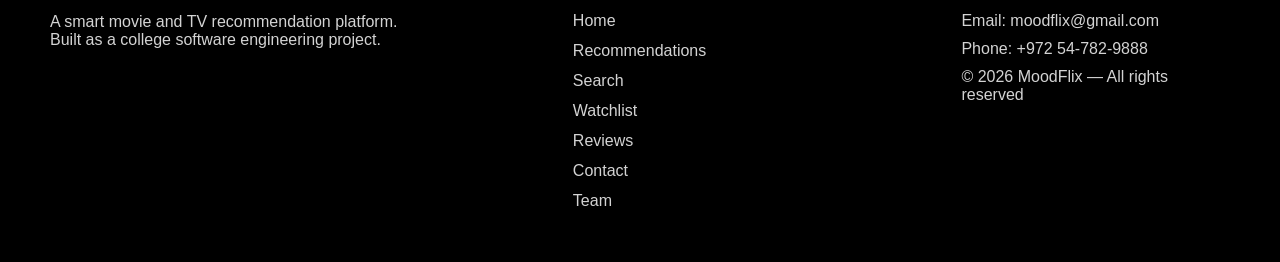
<file: recommendations.html>
<!DOCTYPE html>
<html lang="en">
<head>
    <meta charset="UTF-8">
    <title>Recommendations - MoodFlix</title>
    <link rel="stylesheet" href="MoodFlixCSS.css">
    <meta name="viewport" content="width=device-width, initial-scale=1.0">
</head>

<body>

<header>
    <nav class="navbar">
        <div class="logo">
            <a href="index.html">
                <img src="images/Logo.png" alt="MoodFlix Logo">
            </a>
        </div>

        <button class="menu-toggle" onclick="toggleMenu()">☰</button>

        <ul class="nav-links" id="navLinks">
            <li><a href="index.html">Home</a></li>
            <li><a href="recommendations.html">Recommendations</a></li>
            <li><a href="search.html">Search</a></li>
            <li><a href="watchlist.php">Watchlist</a></li>
            <li><a href="reviews.html">Reviews</a></li>
            <li><a href="contact.html">Contact</a></li>
            <li><a href="team.html">Team</a></li>
        </ul>
    </nav>

    <h1>Recommendations</h1>
    <p>Discover movies and series based on different moods and genres.</p>
</header>

<main>

    <section class="recommendations-section">

        <div class="category-nav">
            <h2>Jump to Category</h2>

            <button onclick="scrollToCategory('comedySection')">Comedy</button>
            <button onclick="scrollToCategory('dramaSection')">Drama</button>
            <button onclick="scrollToCategory('actionSection')">Action</button>
            <button onclick="scrollToCategory('scienceFictionSection')">Science Fiction</button>
            <button onclick="scrollToCategory('romanceSection')">Romance</button>
        </div>

        <div class="php-form-section">
            <h2>Personal Mood Quiz</h2>
            <p class="section-note">Answer a few questions and get a personalized recommendation</p>

            <form class="php-form" action="moodResult.php" method="post">
                <div class="form-row">
                    <label for="userName">Your Name:</label>
                    <input type="text" id="userName" name="userName" placeholder="Enter your name" required>
                </div>

                <div class="form-row">
                    <label for="userMood">Mood:</label>
                    <select id="userMood" name="userMood" required>
                        <option value="">Choose mood</option>
                        <option value="happy">Happy</option>
                        <option value="emotional">Emotional</option>
                        <option value="excited">Excited</option>
                        <option value="relaxed">Relaxed</option>
                    </select>
                </div>

                <div class="form-row">
                    <label for="preferredGenre">Preferred Category:</label>
                    <select id="preferredGenre" name="preferredGenre" required>
                        <option value="">Choose category</option>
                        <option value="comedy">Comedy</option>
                        <option value="drama">Drama</option>
                        <option value="action">Action</option>
                        <option value="science fiction">Science Fiction</option>
                        <option value="romance">Romance</option>
                    </select>
                </div>

                <div class="form-row">
                    <label for="preferredType">Preferred Type:</label>
                    <select id="preferredType" name="preferredType" required>
                        <option value="">Choose type</option>
                        <option value="movie">Movie</option>
                        <option value="series">Series</option>
                    </select>
                </div>

                <div class="form-row">
                    <label for="availableTime">Available Time:</label>
                    <select id="availableTime" name="availableTime" required>
                        <option value="">Choose time</option>
                        <option value="short">Short</option>
                        <option value="medium">Medium</option>
                        <option value="long">Long</option>
                    </select>
                </div>

                <div class="form-buttons">
                    <input type="submit" value="Get Recommendation">
                    <input type="reset" value="Clear">
                </div>
            </form>
        </div>

        <div class="category-block" id="comedySection">
            <p class="section-note">Browse recommendations by category. Scroll sideways to see more.</p>
            <h3>Comedy</h3>

            <h4>Movies</h4>
            <div class="horizontal-scroll" id="comedyMovies"></div>

            <h4>Series</h4>
            <div class="horizontal-scroll" id="comedySeries"></div>
        </div>

        <div class="category-block" id="dramaSection">
            <h3>Drama</h3>

            <h4>Movies</h4>
            <div class="horizontal-scroll" id="dramaMovies"></div>

            <h4>Series</h4>
            <div class="horizontal-scroll" id="dramaSeries"></div>
        </div>

        <div class="category-block" id="actionSection">
            <h3>Action</h3>

            <h4>Movies</h4>
            <div class="horizontal-scroll" id="actionMovies"></div>

            <h4>Series</h4>
            <div class="horizontal-scroll" id="actionSeries"></div>
        </div>

        <div class="category-block" id="scienceFictionSection">
            <h3>Science Fiction</h3>

            <h4>Movies</h4>
            <div class="horizontal-scroll" id="scienceFictionMovies"></div>

            <h4>Series</h4>
            <div class="horizontal-scroll" id="scienceFictionSeries"></div>
        </div>

        <div class="category-block" id="romanceSection">
            <h3>Romance</h3>

            <h4>Movies</h4>
            <div class="horizontal-scroll" id="romanceMovies"></div>

            <h4>Series</h4>
            <div class="horizontal-scroll" id="romanceSeries"></div>
        </div>

    </section>

    <section class="genres-section">
        <h2>Popular Genres</h2>

        <ul class="genres-list">
            <li>Comedy</li>
            <li>Drama</li>
            <li>Action</li>
            <li>Science Fiction</li>
            <li>Romance</li>
        </ul>
    </section>

    <section class="why-section">
        <h2>Why Use MoodFlix?</h2>

        <ul class="why-list">
            <li>Personalized recommendations based on your mood.</li>
            <li>Curated categories for different genres.</li>
            <li>Simple search by mood, genre, language, and duration.</li>
            <li>Personal watchlist for movies and series you want to save.</li>
            <li>Reviews and ratings to help users choose what to watch.</li>
        </ul>
    </section>

    <section class="top-rated-section">
        <h2>Top Rated This Week</h2>

        <table class="top-rated-table">
            <thead>
            <tr>
                <th>#</th>
                <th>Title</th>
                <th>Genre</th>
                <th>Rating</th>
            </tr>
            </thead>

            <tbody>
            <tr>
                <td>1</td>
                <td>Inception</td>
                <td>Science Fiction</td>
                <td>⭐ 9.2</td>
            </tr>

            <tr>
                <td>2</td>
                <td>The Dark Knight</td>
                <td>Action</td>
                <td>⭐ 9.0</td>
            </tr>

            <tr>
                <td>3</td>
                <td>Friends</td>
                <td>Comedy</td>
                <td>⭐ 8.9</td>
            </tr>

            <tr>
                <td>4</td>
                <td>The Crown</td>
                <td>Drama</td>
                <td>⭐ 8.7</td>
            </tr>

            <tr>
                <td>5</td>
                <td>The Notebook</td>
                <td>Romance</td>
                <td>⭐ 8.5</td>
            </tr>
            </tbody>
        </table>
    </section>

    <section class="external-links-section">
        <h2>External Movie Websites</h2>

        <p>
            You can also explore:
            <a href="https://www.imdb.com" target="_blank" rel="noopener noreferrer">IMDb</a>,
            <a href="https://www.rottentomatoes.com" target="_blank" rel="noopener noreferrer">Rotten Tomatoes</a>,
            <a href="https://www.netflix.com" target="_blank" rel="noopener noreferrer">Netflix</a>.
        </p>
    </section>

    <button class="back-to-top-button" onclick="scrollToTop()">Back to Top</button>

</main>

<footer class="site-footer">
    <div class="footer-column footer-brand">
        <div class="footer-logo">
            <img src="images/Logo.png" alt="MoodFlix Logo">
        </div>
        <p>A smart movie and TV recommendation platform.
            <br>Built as a college software engineering project.
        </p>
    </div>

    <div class="footer-column">
        <h3>Quick Links</h3>
        <ul class="footer-links">
            <li><a href="index.html">Home</a></li>
            <li><a href="recommendations.html">Recommendations</a></li>
            <li><a href="search.html">Search</a></li>
            <li><a href="watchlist.php">Watchlist</a></li>
            <li><a href="reviews.html">Reviews</a></li>
            <li><a href="contact.html">Contact</a></li>
            <li><a href="team.html">Team</a></li>
        </ul>
    </div>

    <div class="footer-column">
        <h3>Contact</h3>
        <p>Email: moodflix@gmail.com</p>
        <p>Phone: +972 54-782-9888</p>
        <p>© 2026 MoodFlix — All rights reserved</p>
    </div>
</footer>

<script src="MoodFlixJS.js"></script>

</body>
</html>
</file>
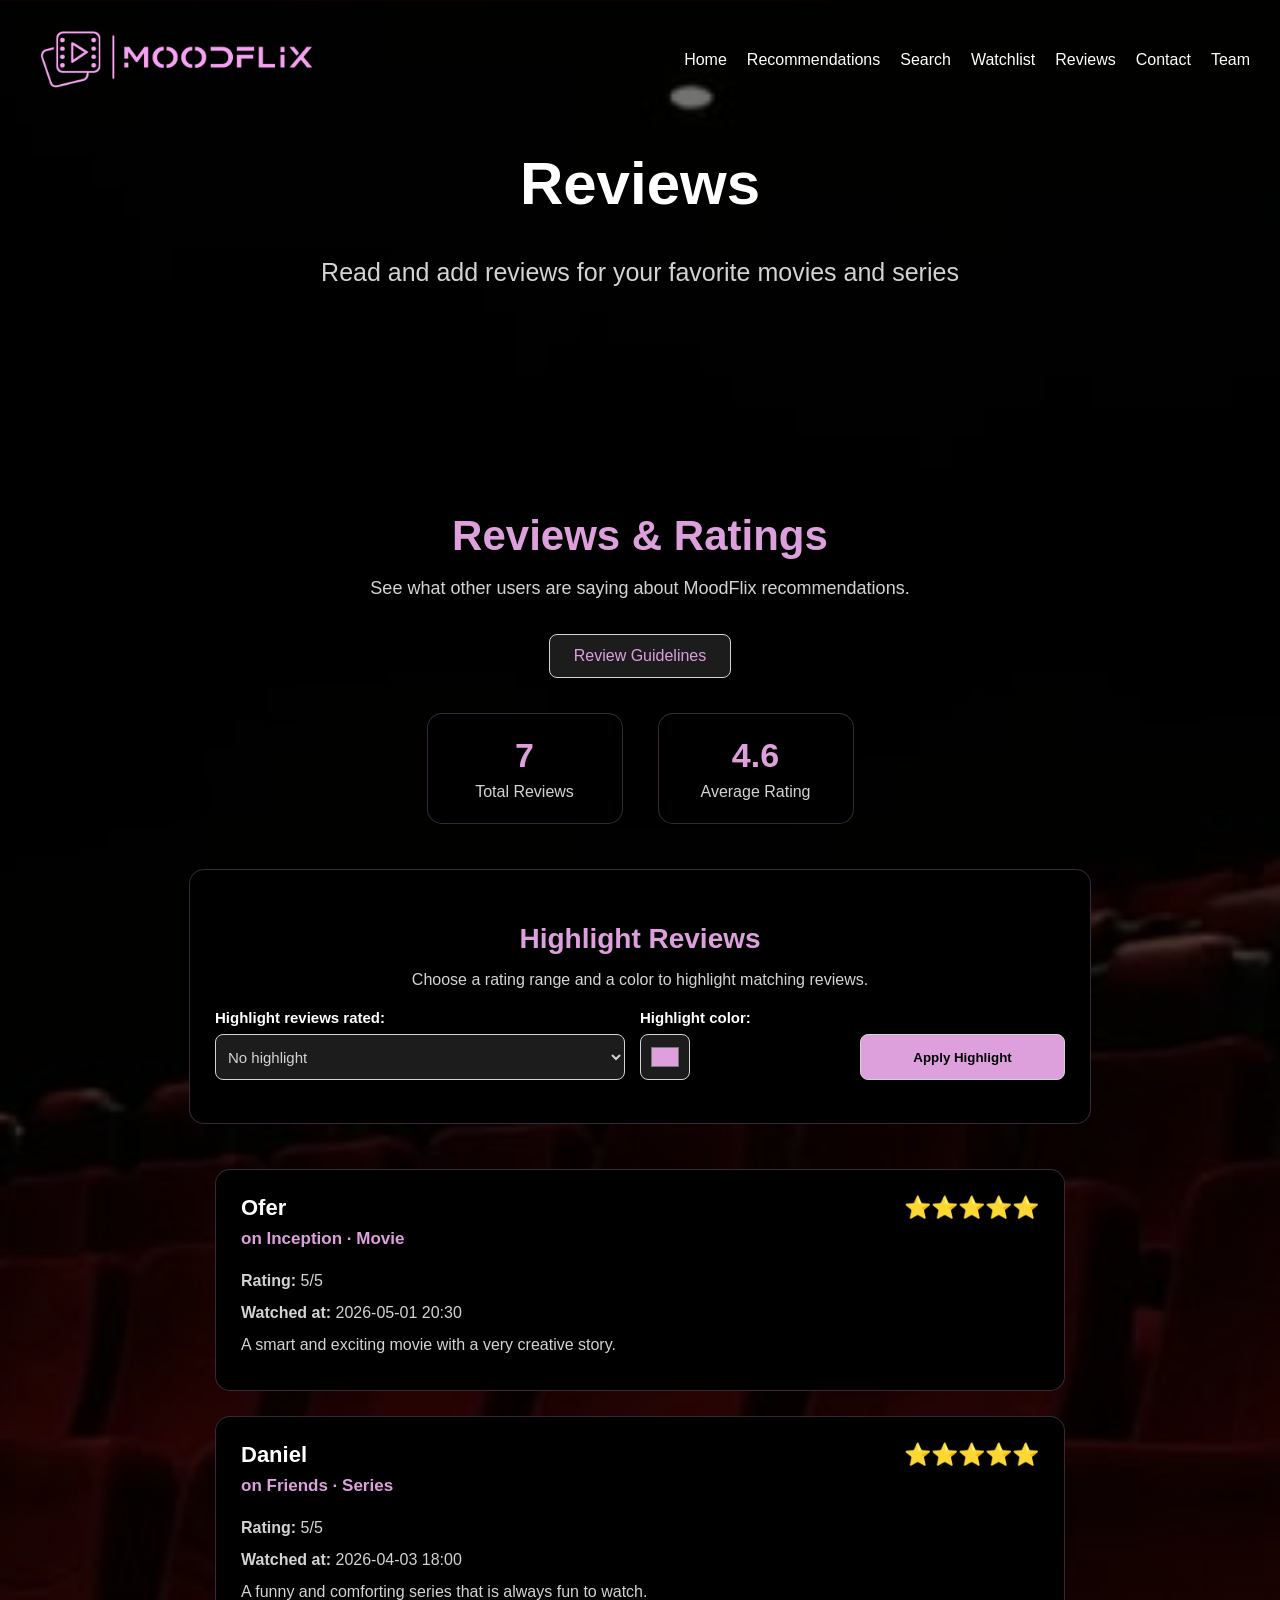
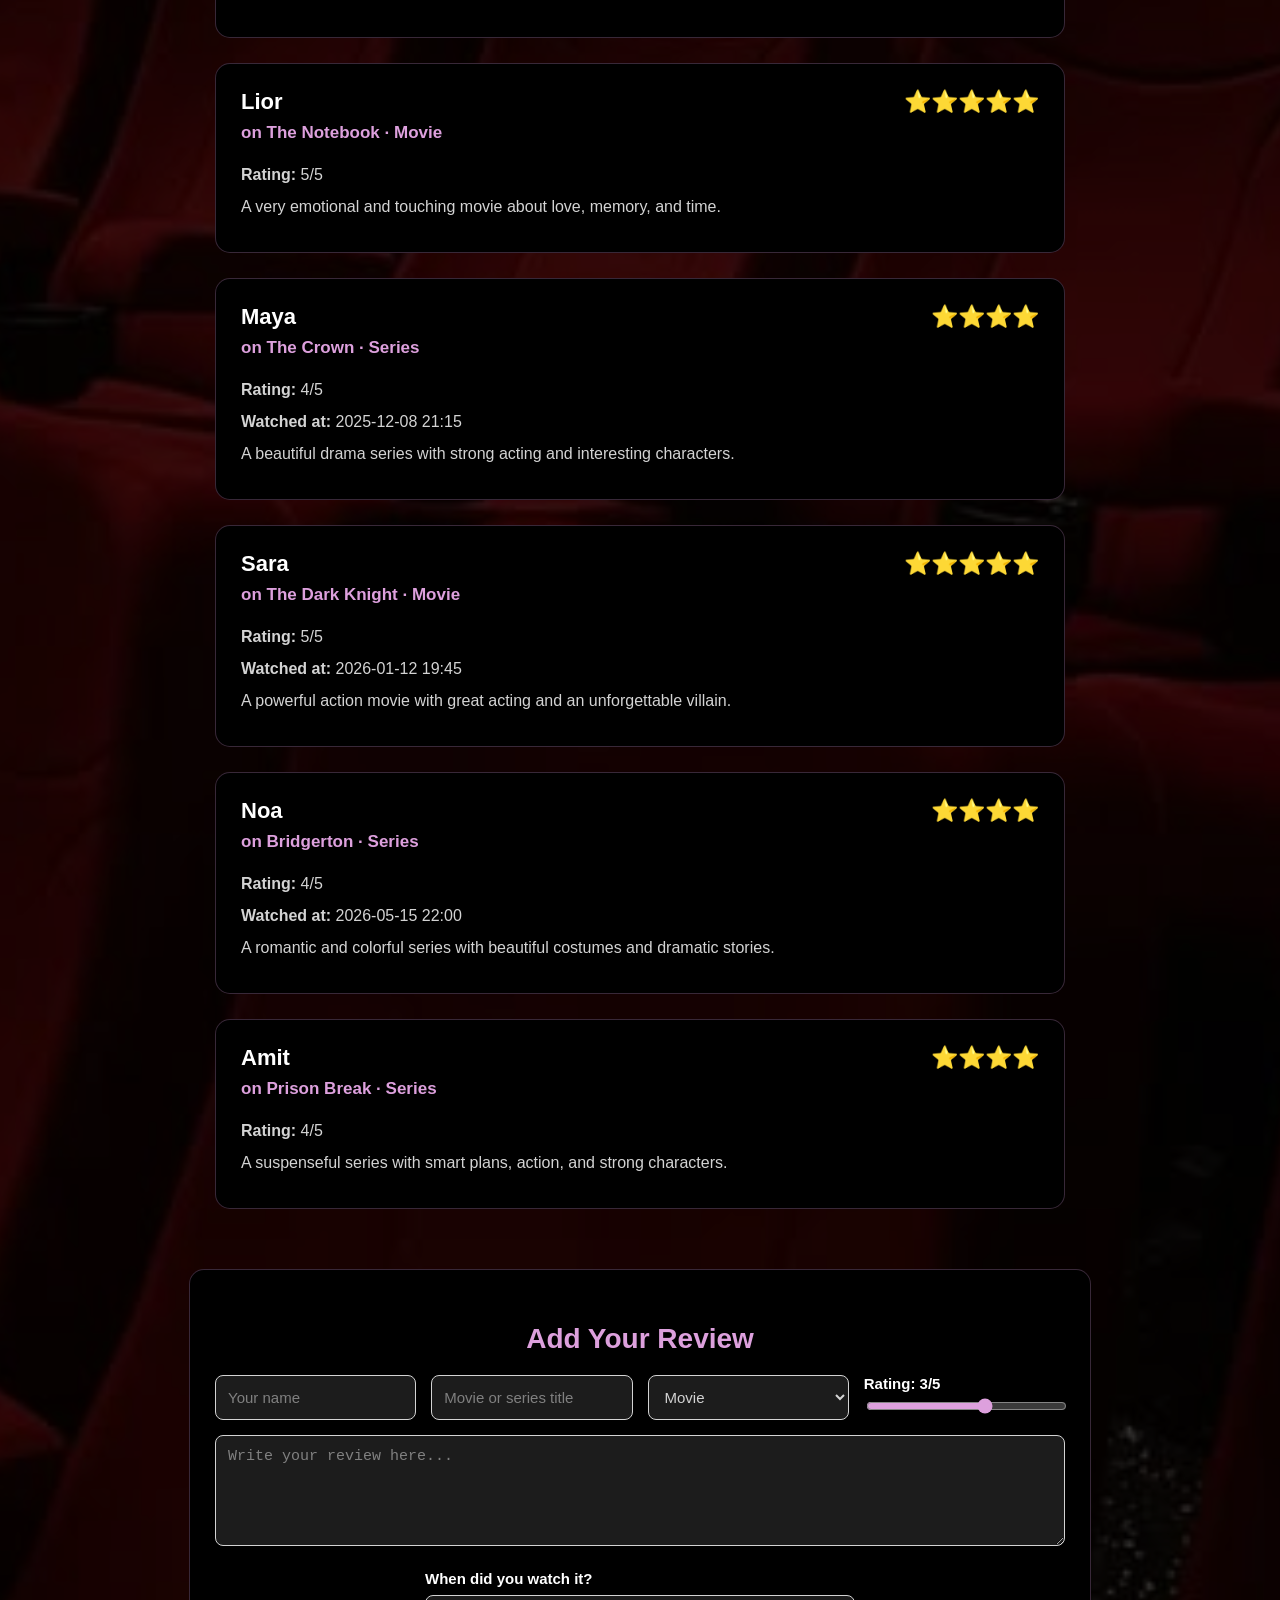
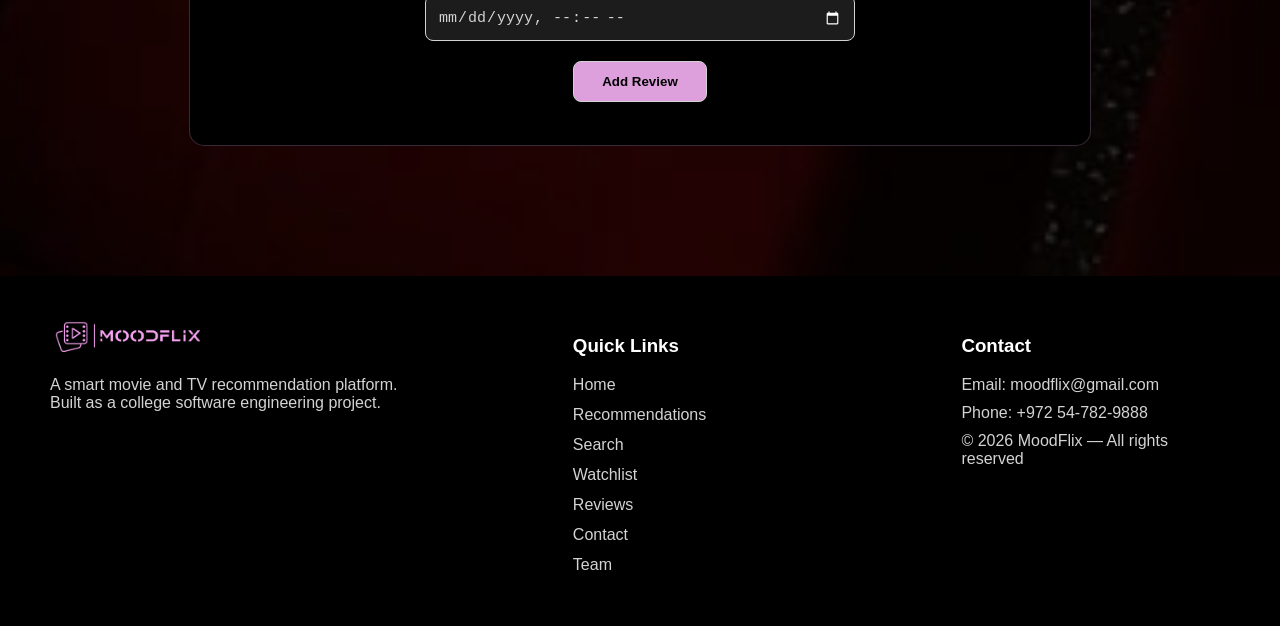
<file: reviews.html>
<!DOCTYPE html>
<html lang="en">
<head>
    <meta charset="UTF-8">
    <title>Reviews - MoodFlix</title>
    <link rel="stylesheet" href="MoodFlixCSS.css">
    <meta name="viewport" content="width=device-width, initial-scale=1.0">
</head>

<body>

<header>
    <nav class="navbar">
        <div class="logo">
            <a href="index.html">
                <img src="images/Logo.png" alt="MoodFlix Logo">
            </a>
        </div>

        <button class="menu-toggle" onclick="toggleMenu()">☰</button>

        <ul class="nav-links" id="navLinks">
            <li><a href="index.html">Home</a></li>
            <li><a href="recommendations.html">Recommendations</a></li>
            <li><a href="search.html">Search</a></li>
            <li><a href="watchlist.php">Watchlist</a></li>
            <li><a href="reviews.html">Reviews</a></li>
            <li><a href="contact.html">Contact</a></li>
            <li><a href="team.html">Team</a></li>
        </ul>
    </nav>

    <h1>Reviews</h1>
    <p>Read and add reviews for your favorite movies and series</p>
</header>

<main>

    <section class="reviews-section">
        <h2>Reviews & Ratings</h2>
        <p class="reviews-note">See what other users are saying about MoodFlix recommendations.</p>
        <button class="review-guidelines-button" onclick="openReviewGuidelines()">Review Guidelines</button>
        <div class="reviews-stats">
            <div class="stat-box">
                <h3 id="totalReviews">0</h3>
                <p>Total Reviews</p>
            </div>

            <div class="stat-box">
                <h3 id="averageRating">0</h3>
                <p>Average Rating</p>
            </div>
        </div>

        <div class="review-highlight-box">
            <h3>Highlight Reviews</h3>
            <p>Choose a rating range and a color to highlight matching reviews.</p>

            <div class="review-highlight-grid">
                <div class="review-highlight-field">
                    <label for="highlightRatingRange">Highlight reviews rated:</label>
                    <select id="highlightRatingRange">
                        <option value="">No highlight</option>
                        <option value="0-1">0 - 1</option>
                        <option value="2">2</option>
                        <option value="3">3</option>
                        <option value="4">4</option>
                        <option value="5">5</option>
                    </select>
                </div>

                <div class="review-highlight-field">
                    <label for="highlightReviewColor">Highlight color:</label>
                    <input type="color" id="highlightReviewColor" value="#dda0dd">
                </div>

                <button type="button" onclick="applyReviewHighlight()">Apply Highlight</button>
            </div>

            <p id="highlightMessage"></p>
        </div>

        <div id="reviewsContainer" class="reviews-list"></div>

        <div class="review-form-box">
            <h3>Add Your Review</h3>

            <div class="review-form-grid">
                <input type="text" id="reviewName" placeholder="Your name">

                <input type="text" id="reviewTitle" placeholder="Movie or series title">

                <select id="reviewType">
                    <option value="Movie">Movie</option>
                    <option value="Series">Series</option>
                </select>

                <div class="review-range-box">
                    <label for="reviewRating">Rating: <span id="ratingValue">3</span>/5</label>
                    <input type="range" id="reviewRating" min="0" max="5" step="1" value="3">
                </div>

            </div>

            <textarea id="reviewText" rows="5" placeholder="Write your review here..."></textarea>

            <div class="review-datetime-box">
                <label for="reviewDateTime">When did you watch it?</label>
                <input type="datetime-local" id="reviewDateTime">
            </div>

            <button onclick="addReview()">Add Review</button>

            <p id="reviewMessage"></p>
        </div>
    </section>

</main>

<footer class="site-footer">
    <div class="footer-column footer-brand">
        <div class="footer-logo">
            <img src="images/Logo.png" alt="MoodFlix Logo">
        </div>
        <p>A smart movie and TV recommendation platform.
            <br>Built as a college software engineering project.
        </p>
    </div>

    <div class="footer-column">
        <h3>Quick Links</h3>
        <ul class="footer-links">
            <li><a href="index.html">Home</a></li>
            <li><a href="recommendations.html">Recommendations</a></li>
            <li><a href="search.html">Search</a></li>
            <li><a href="watchlist.php">Watchlist</a></li>
            <li><a href="reviews.html">Reviews</a></li>
            <li><a href="contact.html">Contact</a></li>
            <li><a href="team.html">Team</a></li>
        </ul>
    </div>

    <div class="footer-column">
        <h3>Contact</h3>
        <p>Email: moodflix@gmail.com</p>
        <p>Phone: +972 54-782-9888</p>
        <p>© 2026 MoodFlix — All rights reserved</p>
    </div>
</footer>

<script src="MoodFlixJS.js"></script>

</body>
</html>
</file>
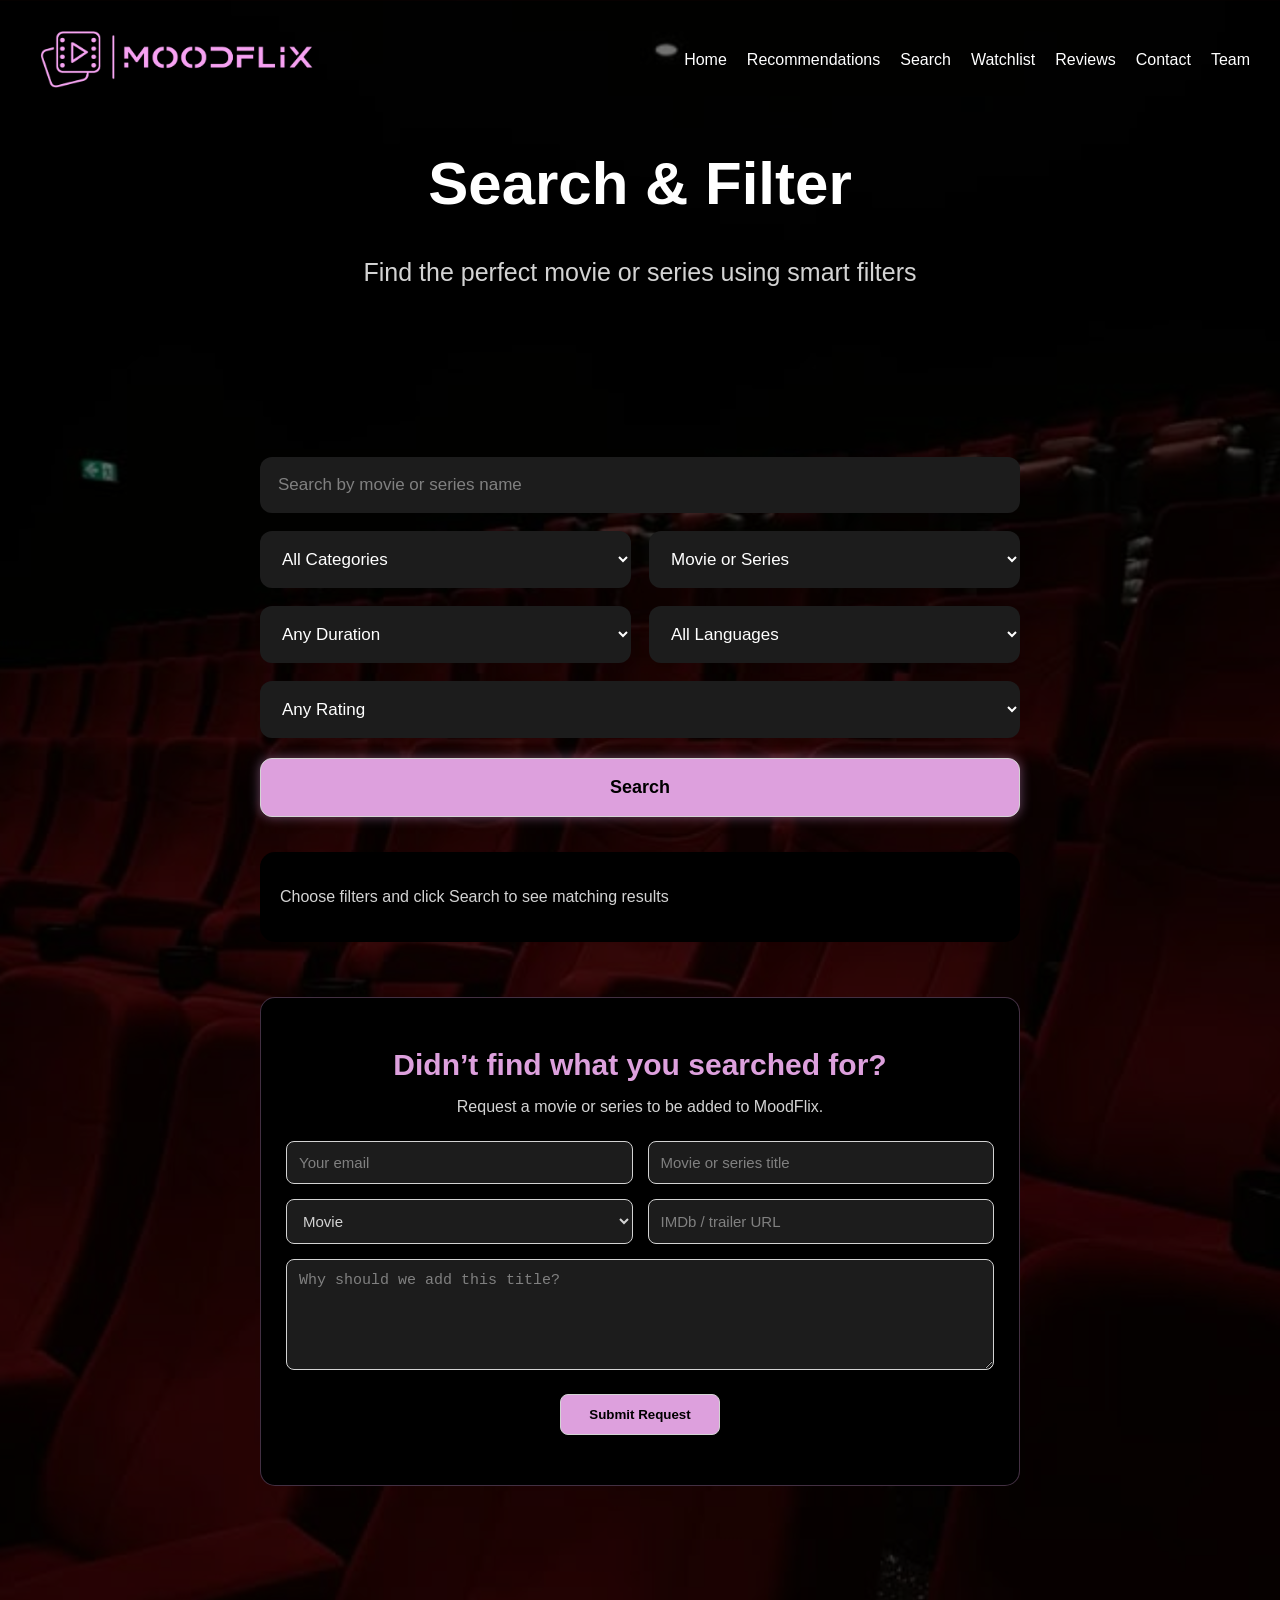
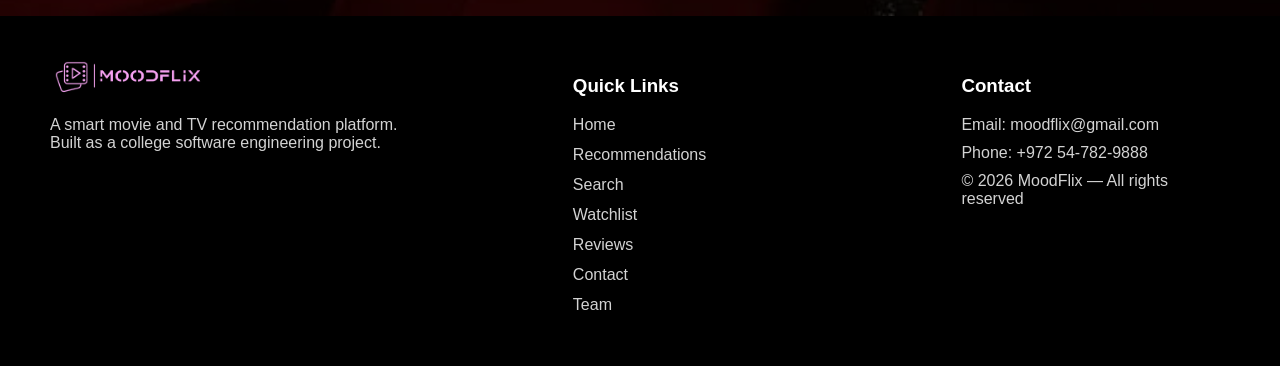
<file: search.html>
<!DOCTYPE html>
<html lang="en">
<head>
    <meta charset="UTF-8">
    <title>Search - MoodFlix</title>
    <link rel="stylesheet" href="MoodFlixCSS.css">
    <meta name="viewport" content="width=device-width, initial-scale=1.0">
</head>

<body>

<header>
    <nav class="navbar">
        <div class="logo">
            <a href="index.html">
                <img src="images/Logo.png" alt="MoodFlix Logo">
            </a>
        </div>

        <button class="menu-toggle" onclick="toggleMenu()">☰</button>

        <ul class="nav-links" id="navLinks">
            <li><a href="index.html">Home</a></li>
            <li><a href="recommendations.html">Recommendations</a></li>
            <li><a href="search.html">Search</a></li>
            <li><a href="watchlist.php">Watchlist</a></li>
            <li><a href="reviews.html">Reviews</a></li>
            <li><a href="contact.html">Contact</a></li>
            <li><a href="team.html">Team</a></li>
        </ul>
    </nav>

    <h1>Search & Filter</h1>
    <p>Find the perfect movie or series using smart filters</p>
</header>

<main>

    <section class="search-section">
        <div class="search-filter-box">

            <div class="search-grid">

                <input list="titleSearchOptions" id="searchTitle" class="full-row-select" placeholder="Search by movie or series name">

                <datalist id="titleSearchOptions">
                    <option value="You Don't Mess with the Zohan">
                    <option value="Made of Honor">
                    <option value="Annie">
                    <option value="The Proposal">
                    <option value="White Chicks">
                    <option value="Friends">
                    <option value="How I Met Your Mother">
                    <option value="Shameless">
                    <option value="The Big Bang Theory">
                    <option value="Brooklyn Nine-Nine">
                    <option value="The Notebook">
                    <option value="La La Land">
                    <option value="Forrest Gump">
                    <option value="The Crown">
                    <option value="Grey's Anatomy">
                    <option value="Sullivan's Crossing">
                    <option value="Suits">
                    <option value="Breaking Bad">
                    <option value="The Dark Knight">
                    <option value="Mad Max: Fury Road">
                    <option value="Spider-Man">
                    <option value="Mission Impossible">
                    <option value="Gladiator">
                    <option value="Prison Break">
                    <option value="Fauda">
                    <option value="Vikings">
                    <option value="The Last Kingdom">
                    <option value="The Night Agent">
                    <option value="Jack Ryan">
                    <option value="Inception">
                    <option value="Interstellar">
                    <option value="The Matrix">
                    <option value="Avatar">
                    <option value="Lucifer">
                    <option value="Wednesday">
                    <option value="Black Mirror">
                    <option value="Stranger Things">
                    <option value="Letters to Juliet">
                    <option value="Me Before You">
                    <option value="Gossip Girl">
                    <option value="Gilmore Girls">
                    <option value="Bridgerton">
                    <option value="The Vampire Diaries">
                    <option value="Emily in Paris">
                    <option value="Virgin River">
                </datalist>

                <select id="searchGenre">
                    <option value="">All Categories</option>
                    <option value="comedy">Comedy</option>
                    <option value="drama">Drama</option>
                    <option value="action">Action</option>
                    <option value="science fiction">Science Fiction</option>
                    <option value="romance">Romance</option>
                </select>

                <select id="searchType">
                    <option value="">Movie or Series</option>
                    <option value="movie">Movie</option>
                    <option value="series">Series</option>
                </select>

                <select id="searchDuration">
                    <option value="">Any Duration</option>
                    <option value="short">Less than 1 hour</option>
                    <option value="medium">1-2 hours</option>
                    <option value="long">More than 2 hours</option>
                </select>

                <select id="searchLanguage">
                    <option value="">All Languages</option>
                    <option value="english">English</option>
                    <option value="hebrew">Hebrew</option>
                    <option value="spanish">Spanish</option>
                    <option value="korean">Korean</option>
                </select>

                <select id="searchRating" class="full-row-select">
                    <option value="">Any Rating</option>
                    <option value="1-5">1-5</option>
                    <option value="5.1-7">5.1-7</option>
                    <option value="7.1-9">7.1-9</option>
                    <option value="9">9+</option>
                </select>
            </div>

            <button class="search-main-button" onclick="searchContent()">Search</button>
        </div>

        <div id="searchResults" class="search-results">
            <p>Choose filters and click Search to see matching results</p>
        </div>

        <div class="request-section">
            <h2>Didn’t find what you searched for?</h2>
            <p>Request a movie or series to be added to MoodFlix.</p>

            <div class="request-grid">
                <input type="email" id="requestEmail" placeholder="Your email">

                <input type="text" id="requestTitle" placeholder="Movie or series title">

                <select id="requestType">
                    <option value="Movie">Movie</option>
                    <option value="Series">Series</option>
                </select>

                <input type="url" id="requestLink" placeholder="IMDb / trailer URL">
            </div>

            <textarea id="requestReason" rows="5" placeholder="Why should we add this title?"></textarea>

            <button onclick="sendMovieRequest()">Submit Request</button>

            <p id="requestMessage"></p>
        </div>
    </section>

</main>

<footer class="site-footer">
    <div class="footer-column footer-brand">
        <div class="footer-logo">
            <img src="images/Logo.png" alt="MoodFlix Logo">
        </div>
        <p>A smart movie and TV recommendation platform.
            <br>Built as a college software engineering project.
        </p>
    </div>

    <div class="footer-column">
        <h3>Quick Links</h3>
        <ul class="footer-links">
            <li><a href="index.html">Home</a></li>
            <li><a href="recommendations.html">Recommendations</a></li>
            <li><a href="search.html">Search</a></li>
            <li><a href="watchlist.php">Watchlist</a></li>
            <li><a href="reviews.html">Reviews</a></li>
            <li><a href="contact.html">Contact</a></li>
            <li><a href="team.html">Team</a></li>
        </ul>
    </div>

    <div class="footer-column">
        <h3>Contact</h3>
        <p>Email: moodflix@gmail.com</p>
        <p>Phone: +972 54-782-9888</p>
        <p>© 2026 MoodFlix — All rights reserved</p>
    </div>
</footer>

<script src="MoodFlixJS.js"></script>

</body>
</html>
</file>
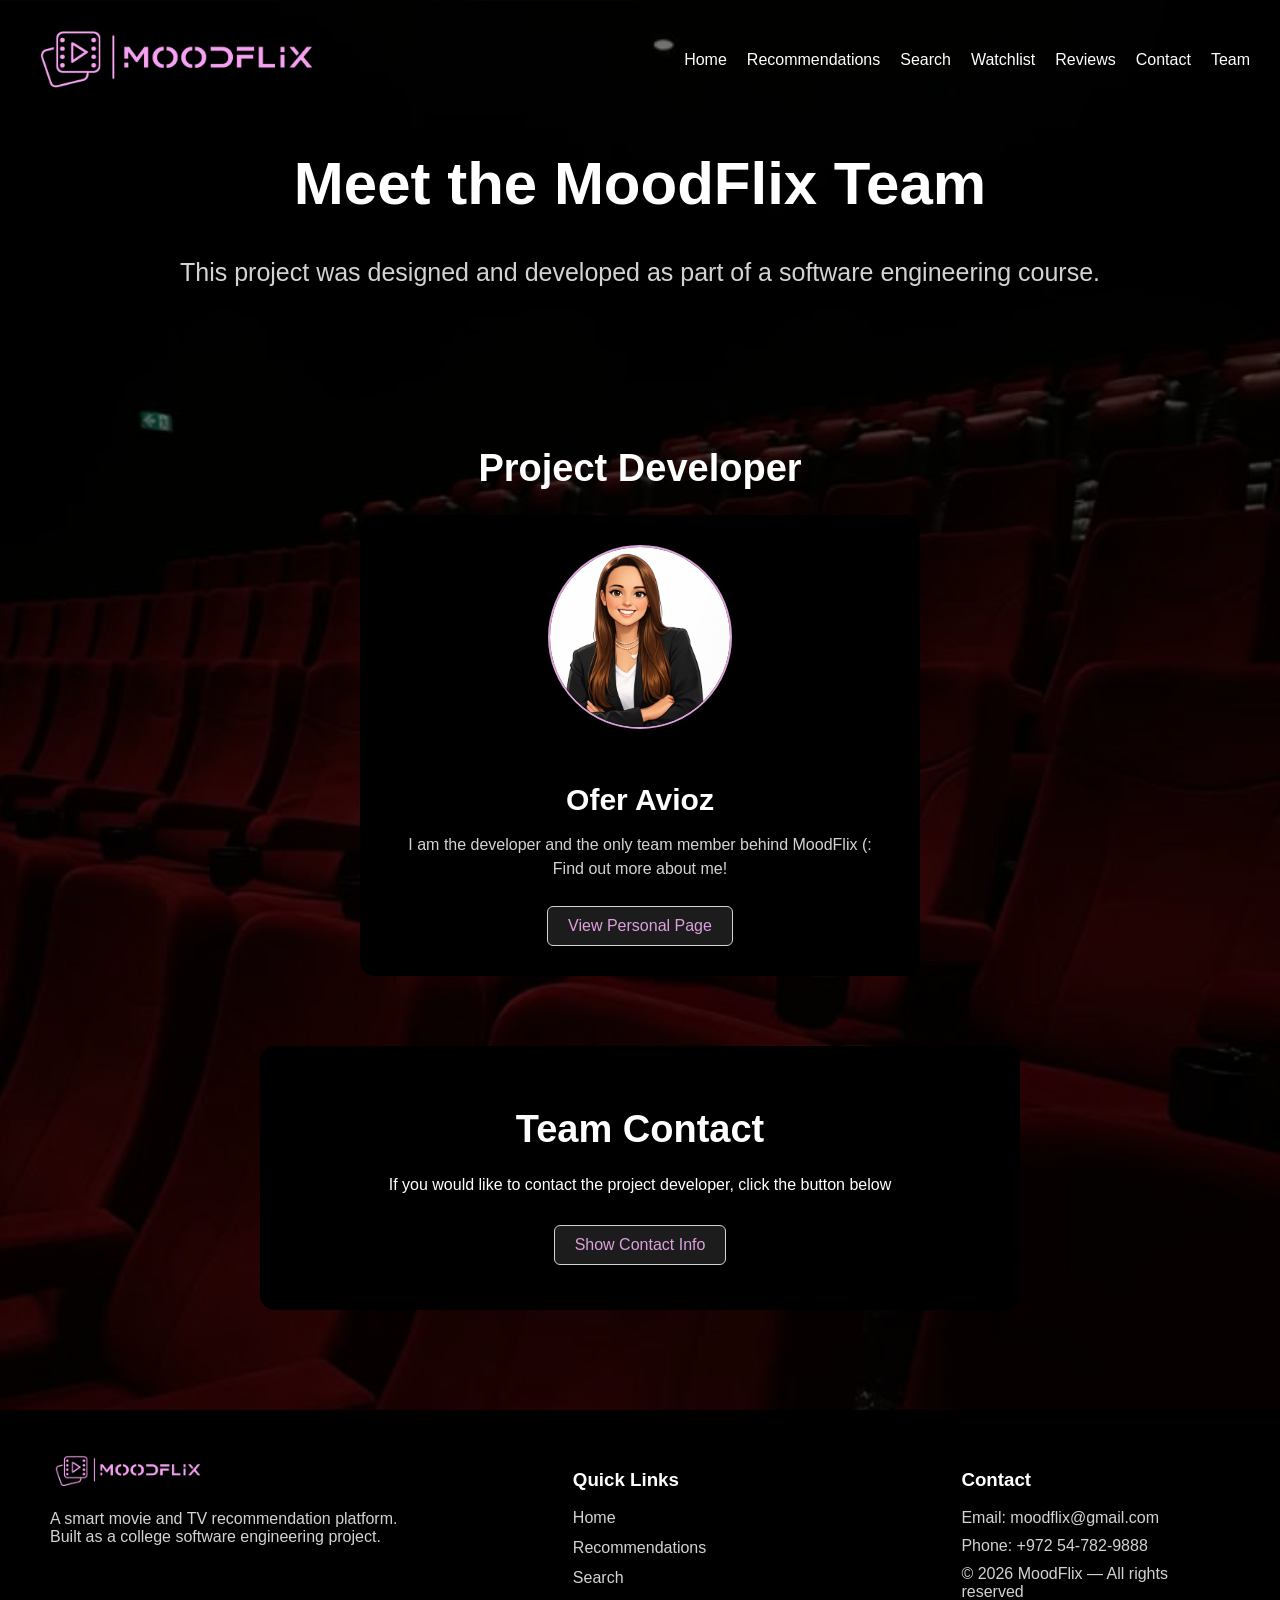
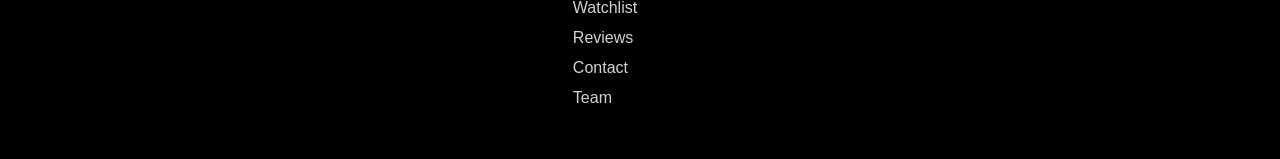
<file: team.html>
<!DOCTYPE html>
<html lang="en">
<head>
    <meta charset="UTF-8">
    <title>Team - MoodFlix</title>
    <link rel="stylesheet" href="MoodFlixCSS.css">
    <meta name="viewport" content="width=device-width, initial-scale=1.0">
</head>
<body>

<header>
    <nav class="navbar">
        <div class="logo">
            <a href="index.html">
                <img src="images/Logo.png" alt="MoodFlix Logo">
            </a>
        </div>
        <button class="menu-toggle" onclick="toggleMenu()">☰</button>
        <ul class="nav-links" id="navLinks">
            <li><a href="index.html">Home</a></li>
            <li><a href="recommendations.html">Recommendations</a></li>
            <li><a href="search.html">Search</a></li>
            <li><a href="watchlist.php">Watchlist</a></li>
            <li><a href="reviews.html">Reviews</a></li>
            <li><a href="contact.html">Contact</a></li>
            <li><a href="team.html">Team</a></li>
        </ul>
    </nav>

    <h1>Meet the MoodFlix Team</h1>
    <p>This project was designed and developed as part of a software engineering course.</p>
</header>

<main>
    <section class="team-section">
        <h2>Project Developer</h2>

        <div class="team-card">
            <img src="images/PersonalPic.jpeg" alt="Ofer Avioz" class="team-image">
            <h3>Ofer Avioz</h3>
            <p>
                I am the developer and the only team member behind MoodFlix (:
                <br/>
                Find out more about me!
            </p>
            <a href="PersonalInfo.html" class="team-button">View Personal Page</a>
        </div>
    </section>

    <section class="team-contact">
        <h2>Team Contact</h2>
        <p>If you would like to contact the project developer, click the button below</p>

        <button id="teamContactBtn" onclick="showTeamContact()">Show Contact Info</button>

        <div id="teamContactBox" class="hidden-box">
            <p>Email: oferavioz1234@gmail.com</p>
            <p>Phone: +972 54-782-9888</p>
            <p>
                LinkedIn: <a href="https://www.linkedin.com/in/oferavioz/" target="_blank">linkedin.com/in/oferavioz/</a>
            </p>
        </div>
    </section>
</main>

<footer class="site-footer">
    <div class="footer-column footer-brand">
        <div class="footer-logo">
            <img src="images/Logo.png" alt="MoodFlix Logo">
        </div>
        <p>A smart movie and TV recommendation platform.
            <br>Built as a college software engineering project.
        </p>
    </div>

    <div class="footer-column">
        <h3>Quick Links</h3>
        <ul class="footer-links">
            <li><a href="index.html">Home</a></li>
            <li><a href="recommendations.html">Recommendations</a></li>
            <li><a href="search.html">Search</a></li>
            <li><a href="watchlist.php">Watchlist</a></li>
            <li><a href="reviews.html">Reviews</a></li>
            <li><a href="contact.html">Contact</a></li>
            <li><a href="team.html">Team</a></li>
        </ul>
    </div>

    <div class="footer-column">
        <h3>Contact</h3>
        <p>Email: moodflix@gmail.com</p>
        <p>Phone: +972 54-782-9888</p>
        <p>© 2026 MoodFlix — All rights reserved</p>
    </div>
</footer>

<script src="MoodFlixJS.js"></script>
</body>
</html>
</file>
<file: MoodFlixCSS.css>
/* =========================
   General page styling (mostly Index)
   ========================= */
body {
    background-image: linear-gradient(rgba(0, 0, 0, 0.55), rgba(0, 0, 0, 0.55)), url("images/cinema.jpg");
    background-size: cover;
    background-position: center 30%;
    margin: 0;
    font-family: Arial, sans-serif;
    color: white;
    text-align: center;
}

/* hide and show classes */
.hidden-box {
    display: none;
}

/* =========================
   Header
   ========================= */
header {
    padding: 10px 20px 60px 20px;
}

header h1 {
    font-size: 60px;
}

header p {
    font-size: 25px;
    margin-bottom: 40px;
    color: lightgray;
}

/* =========================
   Navigation bar
   ========================= */
.navbar {
    display: flex;
    justify-content: space-between;
    align-items: center;
    padding: 10px;
}

/* Logo pic */
.logo img {
    height: 75px;
    width: auto;
}

/* Navigation links container */
.nav-links {
    list-style: none;
    display: flex;
    gap: 20px;
    margin: 0;
    padding: 0;
}

/* Navigation links */
.nav-links a {
    text-decoration: none;
    color: white;
    font-size: 16px;
}

/* Navigation link hover */
.nav-links a:hover {
    color: plum;
}

/* =========================
   INDEX Page - greeting
   ========================= */
.welcome-button {
    margin: 10px;
    font-size: 16px;
    padding: 10px 20px;
    border: 1px solid lightgray;
    border-radius: 6px;
    background-color: #1c1c1c;
    color: plum;
    cursor: pointer;
}

.welcome-button:hover {
    background-color: dimgray;
}

#visitorGreeting {
    margin-top: 15px;
    font-size: 22px;
    color: gold;
    font-weight: bold;
}

/* =========================
   Index : explore cards
   ========================= */
.page-links {
    margin-top: 60px;
    margin-bottom: 60px;
}

.page-links h2 {
    font-size: 42px;
    margin-top: 100px;
    margin-bottom: 30px;
}

.links-grid {
    display: grid;
    grid-template-columns: repeat(3, 1fr);
    gap: 25px;
}

.link-card {
    display: block;
    text-decoration: none;
    color: white;
    background-color: black;
    padding: 25px;
    border-radius: 12px;
    transition: 0.3s;
}

.link-card:hover {
    background-color: rgba(221, 160, 221, 0.2);
    transform: translateY(-4px);
}

.link-card h3 {
    margin-bottom: 12px;
    color: plum;
}

.link-card p {
    color: lightgray;
    font-size: 16px;
    line-height: 1.5;
}

/* =========================
   Recommendation section
   ========================= */
.recommend-box {
    padding: 0 30px;
}

/* Recommendation section title */
.recommend-box h2 {
    font-size: 42px;
    margin-top: 150px;
    margin-bottom: 20px;
}
.recommend-box p {
    font-size: 24px;
    margin-bottom: 30px;
}

/* Each form row inside recommendation box */
.recommend-box .row {
    margin: 15px 0;
}

/* Labels for mood / time */
.recommend-box label {
    display: inline-block;
    width: 150px;
    text-align: left;
    font-size: 20px;
}

/* Select dropdowns */
.recommend-box select {
    width: 190px;
    font-size: 16px;
    padding: 5px;
    border: 1px solid lightgray;
    border-radius: 5px;
    color: gray;
    background-color: #1c1c1c;
}

/* Recommendation button */
.recommend-box button {
    margin: 10px;
    font-size: 16px;
    padding: 10px 20px;
    border: 1px solid lightgray;
    border-radius: 6px;
    background-color: #1c1c1c;
    color: plum;
    cursor: pointer;
}

/* Button hover */
.recommend-box button:hover {
    background-color: dimgray;
}

/* JS result text */
#result {
    margin-top: 20px;
    font-size: 20px;
    font-weight: bold;
    color: gold;
}

.quick-recommend-link {
    margin-top: 10px;
    padding: 10px 22px;
    border: 1px solid lightgray;
    border-radius: 8px;
    background-color: plum;
    color: black;
    font-weight: bold;
    cursor: pointer;
}

.quick-recommend-link:hover {
    background-color: rgba(221, 160, 221, 0.35);
    color: white;
}

/* =========================
   Footer
   ========================= */
.site-footer {
    display: grid;
    grid-template-columns: 3fr 2fr 2fr; /*for me, wanted it to be centered*/
    padding: 40px 50px;
    gap: 120px;
    background-color: black;
    text-align: left;
    margin-top: 100px;
}

.footer-column p {
    margin: 10px 0;
    color: lightgray;
}

.footer-links {
    list-style: none;
    margin: 0;
    padding: 0;
}

.footer-links li {
    margin-bottom: 12px;
}

.footer-links a {
    text-decoration: none;
    color: lightgray;
}

.footer-links a:hover {
    color: plum;
}

.footer-logo img {
    height: 40px;
    width: auto;
    display: block;
    margin-bottom: 20px;
}

/* =========================
   Personal info page
   ========================= */
.personal-card {
    max-width: 700px;
    margin: 60px auto;
    padding: 30px;
    background-color: black;
    border-radius: 15px;
}

.profile-image {
    width: 200px;
    height: 200px;
    object-fit: cover;
    object-position: center 25%;
    border-radius: 50%;
    margin-bottom: 20px;
    border: 2px solid plum;
}

.personal-card h2 {
    font-size: 32px;
    margin-bottom: 20px;
}

.personal-text {
    font-size: 18px;
    line-height: 1.6;
    color: lightgray;
    margin-bottom: 25px;
}

.personal-card h3 {
    margin-top: 25px;
    margin-bottom: 15px;
    font-size: 24px;
    color: plum;
}

.personal-card p {
    margin: 10px 0;
}

/* =========================
   Personal info contact box
   ========================= */
#contactToggleBtn,
#contactBox button {
    margin: 10px;
    font-size: 16px;
    padding: 10px 20px;
    border: 1px solid lightgray;
    border-radius: 6px;
    background-color: #1c1c1c;
    color: plum;
    cursor: pointer;
}

#contactToggleBtn:hover,
#contactBox button:hover {
    background-color: dimgray;
}

#contactBox {
    margin-top: 10px;
    padding: 10px;
    background-color: black;
    border-radius: 12px;
}

#contactBox p {
    margin: 10px 0;
    font-size: 17px;
    color: white;
}

#contactBox a {
    color: plum;
    text-decoration: none;
}

#contactBox a:hover {
    color: lightpink;
    text-decoration: underline;
}

/* =========================
   Team page
   ========================= */
.team-section {
    margin: 60px auto;
}

.team-section h2,
.team-contact h2 {
    font-size: 38px;
    margin-bottom: 25px;
}

.team-card {
    max-width: 500px;
    margin: 0 auto;
    padding: 30px;
    background-color: black;
    border-radius: 15px;
}

.team-image {
    width: 180px;
    height: 180px;
    object-fit: cover;
    object-position: center 25%;
    border-radius: 50%;
    border: 2px solid plum;
    margin-bottom: 20px;
}

.team-card h3 {
    font-size: 30px;
    margin-bottom: 15px;
}

.team-card p {
    color: lightgray;
    line-height: 1.5;
    margin-bottom: 25px;
}

.team-button {
    display: inline-block;
    padding: 10px 20px;
    border: 1px solid lightgray;
    border-radius: 6px;
    background-color: #1c1c1c;
    color: plum;
    text-decoration: none;
}

.team-button:hover {
    background-color: dimgray;
}

.team-contact {
    max-width: 700px;
    margin: 70px auto;
    padding: 30px;
    background-color: black;
    border-radius: 15px;
}

#teamContactBtn {
    margin: 15px 0;
    font-size: 16px;
    padding: 10px 20px;
    border: 1px solid lightgray;
    border-radius: 6px;
    background-color: #1c1c1c;
    color: plum;
    cursor: pointer;
}

#teamContactBtn:hover {
    background-color: dimgray;
}

#teamContactBox {
    margin-top: 10px;
    padding: 20px;
    background-color: black;
    border-radius: 12px;
}

#teamContactBox p {
    margin: 10px 0;
    color: white;
}

#teamContactBox a,
#teamContactBox a:visited {
    color: plum;
    text-decoration: none;
}

#teamContactBox a:hover,
#teamContactBox a:active {
    color: lightpink;
    text-decoration: underline;
}

/* =========================
   Recommendations page
   ========================= */
.category-nav {
    max-width: 1000px;
    margin: 40px auto 60px auto;
    padding: 25px;
    background-color: black;
    border: 1px solid rgba(221, 160, 221, 0.3);
    border-radius: 15px;
    text-align: center;
}

.category-nav h2 {
    color: plum;
    font-size: 32px;
    margin-bottom: 20px;
}

.category-nav button {
    margin: 8px;
    padding: 12px 20px;
    border: 1px solid lightgray;
    border-radius: 8px;
    background-color: #1c1c1c;
    color: plum;
    font-size: 16px;
    cursor: pointer;
}

.category-nav button:hover {
    background-color: rgba(221, 160, 221, 0.35);
    color: white;
}

.recommendations-section {
    margin: 60px auto;
    padding: 0 30px;
}

.recommendations-section h2 {
    font-size: 42px;
    color: plum;
    margin-bottom: 15px;
    text-align: center;
}

.section-note {
    color: lightgray;
    font-size: 18px;
    text-align: center;
    margin-bottom: 50px;
}

.category-block {
    max-width: 1200px;
    margin: 70px auto;
    text-align: left;
}

.category-block > h3 {
    font-size: 44px;
    color: white;
    margin-bottom: 25px;
}

.category-block h4 {
    font-size: 24px;
    color: plum;
    margin: 25px 0 15px 5px;
}

.horizontal-scroll {
    display: flex;
    gap: 25px;
    overflow-x: auto;
    padding: 10px 5px 25px 5px;
    scroll-behavior: smooth;
}

.horizontal-scroll::-webkit-scrollbar {
    height: 10px;
}

.horizontal-scroll::-webkit-scrollbar-track {
    background-color: #1c1c1c;
    border-radius: 20px;
}

.horizontal-scroll::-webkit-scrollbar-thumb {
    background-color: plum;
    border-radius: 20px;
}

.movie-card {
    min-width: 260px;
    max-width: 260px;
    background-color: black;
    border-radius: 15px;
    padding: 20px;
    text-align: left;
    flex-shrink: 0;
}

.movie-card img {
    width: 100%;
    height: 330px;
    object-fit: cover;
    border-radius: 12px;
    margin-bottom: 15px;
}

.genre-tag,
.type-tag {
    display: inline-block;
    background-color: rgba(221, 160, 221, 0.2);
    color: plum;
    padding: 6px 12px;
    border-radius: 20px;
    font-size: 13px;
    margin: 0 5px 10px 0;
}

.type-tag {
    color: lightgray;
}

.movie-card h3 {
    color: white;
    font-size: 22px;
    margin-bottom: 10px;
}

.movie-card p {
    color: lightgray;
    line-height: 1.5;
    min-height: 95px;
}


.genres-section,
.why-section,
.top-rated-section,
.external-links-section {
    max-width: 1000px;
    margin: 70px auto;
    padding: 30px;
    background-color: black;
    border-radius: 15px;
    text-align: left;
}

.genres-section h2,
.why-section h2,
.top-rated-section h2,
.external-links-section h2 {
    font-size: 38px;
    color: plum;
    margin-bottom: 25px;
}

.genres-list,
.why-list {
    color: lightgray;
    font-size: 20px;
    line-height: 1.9;
    padding-left: 25px;
}

.top-rated-table {
    width: 100%;
    border-collapse: collapse;
    color: white;
    overflow: hidden;
    border-radius: 12px;
}

.top-rated-table th,
.top-rated-table td {
    padding: 16px;
    border-bottom: 1px solid dimgray;
}

.top-rated-table th {
    background-color: #1c1c1c;
    color: white;
}

.top-rated-table td {
    color: lightgray;
}

.top-rated-table td:first-child {
    color: plum;
    font-weight: bold;
}

.top-rated-table tr:hover {
    background-color: rgba(221, 160, 221, 0.12);
}

.external-links-section a {
    color: plum;
    text-decoration: none;
    font-weight: bold;
}

.external-links-section a:hover {
    color: lightpink;
    text-decoration: underline;
}

.back-to-top-button {
    display: block;
    margin: 40px auto;
    padding: 12px 24px;
    border: 1px solid lightgray;
    border-radius: 8px;
    background-color: #1c1c1c;
    color: plum;
    font-size: 16px;
    cursor: pointer;
}

.back-to-top-button:hover {
    background-color: rgba(221, 160, 221, 0.35);
    color: white;
}

/* =========================
   Search page
   ========================= */
.search-section {
    max-width: 900px;
    margin: 40px auto 80px auto;
    padding: 30px;
}

.search-filter-box {
    max-width: 760px;
    margin: 0 auto;
}

.search-grid {
    display: grid;
    grid-template-columns: repeat(2, 1fr);
    gap: 18px;
    margin-bottom: 20px;
}

.search-grid select,
.search-grid input {
    width: 100%;
    box-sizing: border-box;
    padding: 18px;
    border: none;
    border-radius: 12px;
    background-color: #1c1c1c;
    color: white;
    font-size: 17px;
    outline: none;
}

.search-grid input::placeholder {
    color: gray;
}

.search-grid select:focus,
.search-grid input:focus {
    box-shadow: 0 0 0 2px plum;
}

.full-row-select {
    grid-column: 1 / 3;
}

.search-main-button {
    width: 100%;
    box-sizing: border-box;
    padding: 18px;
    border: 1px solid lightgray;
    border-radius: 12px;
    background-color: plum;
    color: black;
    font-size: 18px;
    font-weight: bold;
    cursor: pointer;
    box-shadow: 0 0 12px rgba(221, 160, 221, 0.45);
}

.search-main-button:hover {
    background-color: rgba(221, 160, 221, 0.35);
    color: white;
}

.search-results {
    max-width: 760px;
    margin: 35px auto 0 auto;
    padding: 20px;
    background-color: black;
    border-radius: 15px;
    text-align: left;
    box-sizing: border-box;
}

.search-results p {
    color: lightgray;
}

.search-result-card {
    margin: 15px 0;
    padding: 15px;
    background-color: #1c1c1c;
    border-radius: 12px;
    border: 1px solid rgba(221, 160, 221, 0.3);
}

.search-result-card h3 {
    color: plum;
    margin-bottom: 8px;
}

.search-result-card p {
    color: lightgray;
    margin: 6px 0;
}

.search-result-layout {
    display: flex;
    align-items: flex-start;
    gap: 24px;
}

.search-result-image {
    width: 140px;
    height: 200px;
    object-fit: cover;
    border-radius: 10px;
    border: 1px solid rgba(221, 160, 221, 0.35);
    flex-shrink: 0;
}

.search-result-info {
    flex: 1;
    padding-top: 4px;
}

.search-result-info h3 {
    color: plum;
    font-size: 24px;
    margin: 0 0 12px 0;
}

.search-result-info p {
    color: lightgray;
    margin: 7px 0;
    font-size: 16px;
}

.search-result-info strong {
    color: white;
}

.details-button {
    margin-top: 12px;
    padding: 10px 18px;
    border: 1px solid lightgray;
    border-radius: 8px;
    background-color: #1c1c1c;
    color: plum;
    font-weight: bold;
    cursor: pointer;
    font-size: 15px;
}

.details-button:hover {
    background-color: rgba(221, 160, 221, 0.35);
    color: white;
}

.request-section {
    max-width: 760px;
    margin: 55px auto 0 auto;
    padding: 25px;
    background-color: black;
    border-radius: 15px;
    text-align: left;
    border: 1px solid rgba(221, 160, 221, 0.3);
    box-sizing: border-box;
}

.request-section h2 {
    color: plum;
    font-size: 30px;
    text-align: center;
    margin-bottom: 10px;
}

.request-section p {
    color: lightgray;
    text-align: center;
    margin-bottom: 25px;
}

.request-grid {
    display: grid;
    grid-template-columns: repeat(2, 1fr);
    gap: 15px;
    margin-bottom: 15px;
}

.request-grid input,
.request-grid select,
.request-section textarea {
    width: 100%;
    box-sizing: border-box;
    padding: 12px;
    border: 1px solid lightgray;
    border-radius: 8px;
    background-color: #1c1c1c;
    color: lightgray;
    font-size: 15px;
}

.request-section textarea {
    resize: vertical;
    margin-bottom: 20px;
}

.request-grid input::placeholder,
.request-section textarea::placeholder {
    color: gray;
}

.request-section button {
    display: block;
    margin: 0 auto;
    padding: 12px 28px;
    border: 1px solid lightgray;
    border-radius: 8px;
    background-color: plum;
    color: black;
    font-weight: bold;
    cursor: pointer;
}

.request-section button:hover {
    background-color: rgba(221, 160, 221, 0.35);
    color: white;
}

#requestMessage {
    color: gold;
    font-size: 18px;
    font-weight: bold;
    text-align: center;
    margin-top: 18px;
}

/* =========================
   Contact page
   ========================= */
.contact-section {
    max-width: 850px;
    margin: 60px auto;
    padding: 30px;
    background-color: black;
    border-radius: 15px;
    text-align: left;
}

.contact-section h2 {
    font-size: 38px;
    color: plum;
    text-align: center;
    margin-bottom: 30px;
}

.contact-form .form-row {
    margin: 18px 0;
}

.contact-form label {
    display: block;
    margin-bottom: 8px;
    color: white;
    font-size: 18px;
}

.contact-form input[type="text"],
.contact-form input[type="email"],
.contact-form input[type="tel"],
.contact-form input[type="time"],
.contact-form input[type="password"],
.contact-form input[type="url"],
.contact-form input[type="number"],
.contact-form input[type="date"],
.contact-form input[type="datetime-local"],
.contact-form input[type="file"],
.contact-form input[list],
.contact-form select,
.contact-form textarea {
    width: 100%;
    box-sizing: border-box;
    padding: 12px;
    border: 1px solid lightgray;
    border-radius: 8px;
    background-color: #1c1c1c;
    color: white;
    font-size: 16px;
}

.contact-form textarea {
    resize: vertical;
}

.contact-form input::placeholder,
.contact-form textarea::placeholder {
    color: gray;
}

.radio-group,
.checkbox-group {
    color: lightgray;
}

.radio-group label,
.checkbox-group label {
    display: inline-block;
    margin-right: 25px;
    color: lightgray;
    font-size: 16px;
}

.form-buttons {
    text-align: center;
    margin-top: 25px;
}

.form-buttons input {
    margin: 8px;
    padding: 12px 24px;
    border: 1px solid lightgray;
    border-radius: 8px;
    background-color: #1c1c1c;
    color: plum;
    font-size: 16px;
    cursor: pointer;
}

.form-buttons input:hover {
    background-color: rgba(221, 160, 221, 0.35);
    color: white;
}

#contactStatus {
    text-align: center;
    color: gold;
    font-weight: bold;
    margin-top: 20px;
}

.time-range-inline {
    display: flex;
    align-items: center;
    gap: 12px;
}

.time-range-inline input[type="time"],
.time-range-inline input[type="datetime-local"] {
    flex: 1;
}

.time-range-inline span {
    color: plum;
    font-weight: bold;
}

.contact-extra-box {
    margin-top: 30px;
    padding: 25px;
    border: 1px solid rgba(221, 160, 221, 0.35);
    border-radius: 18px;
    background-color: rgba(0, 0, 0, 0.85);
}

.contact-extra-box h3 {
    color: plum;
    text-align: center;
    font-size: 26px;
    margin-bottom: 10px;
}

.contact-extra-note {
    text-align: center;
    color: lightgray;
    margin-bottom: 25px;
    font-size: 16px;
}

.contact-extra-grid {
    display: grid;
    grid-template-columns: repeat(2, 1fr);
    gap: 18px 25px;
}

.contact-extra-box .form-row {
    margin-bottom: 18px;
}

.contact-form input[type="range"] {
    width: 100%;
    accent-color: plum;
}

.contact-form input[type="color"] {
    width: 100%;
    height: 48px;
    padding: 5px;
    border: 1px solid lightgray;
    border-radius: 8px;
    background-color: #1c1c1c;
}

.verification-box {
    margin-top: 25px;
    padding: 20px;
    border: 1px solid rgba(221, 160, 221, 0.35);
    border-radius: 15px;
    background-color: #050505;
    text-align: center;
}

.verification-box h3 {
    color: plum;
    font-size: 24px;
    margin-bottom: 8px;
}

.verification-box p {
    color: lightgray;
    margin-bottom: 15px;
}

.verification-box button {
    margin-top: 10px;
    padding: 12px 24px;
    border: 1px solid lightgray;
    border-radius: 8px;
    background-color: #1c1c1c;
    color: plum;
    font-size: 16px;
    cursor: pointer;
}

.verification-box button:hover {
    background-color: rgba(221, 160, 221, 0.35);
    color: white;
}

/* =========================
   Reviews page
   ========================= */
.reviews-section {
    max-width: 1000px;
    margin: 60px auto;
    padding: 30px;
}

.reviews-section h2 {
    font-size: 42px;
    color: plum;
    margin-bottom: 15px;
    text-align: center;
}

.reviews-note {
    color: lightgray;
    font-size: 18px;
    margin-bottom: 35px;
    text-align: center;
}

.reviews-stats {
    display: flex;
    justify-content: center;
    gap: 35px;
    margin-bottom: 45px;
}

.stat-box {
    min-width: 150px;
    padding: 22px;
    background-color: black;
    border: 1px solid rgba(221, 160, 221, 0.25);
    border-radius: 15px;
    text-align: center;
}

.stat-box h3 {
    color: plum;
    font-size: 34px;
    margin: 0 0 8px 0;
}

.stat-box p {
    color: lightgray;
    margin: 0;
}

.reviews-list {
    max-width: 850px;
    margin: 0 auto 60px auto;
}

.review-card {
    background-color: black;
    border-radius: 15px;
    padding: 25px;
    margin-bottom: 25px;
    text-align: left;
    border: 1px solid rgba(221, 160, 221, 0.25);
}

.review-card-header {
    display: flex;
    justify-content: space-between;
    gap: 20px;
    align-items: flex-start;
}

.review-card h3 {
    color: white;
    font-size: 22px;
    margin: 0 0 8px 0;
}

.review-card h4 {
    color: plum;
    font-size: 17px;
    margin: 0 0 12px 0;
}

.review-card p {
    color: lightgray;
    line-height: 1.5;
    margin: 8px 0;
}

.review-stars {
    color: gold;
    font-size: 22px;
    white-space: nowrap;
}

/* Highlight reviews tool */
.review-highlight-box {
    max-width: 850px;
    margin: 0 auto 45px auto;
    padding: 25px;
    background-color: black;
    border: 1px solid rgba(221, 160, 221, 0.25);
    border-radius: 15px;
    text-align: left;
}

.review-highlight-box h3 {
    color: plum;
    font-size: 28px;
    text-align: center;
    margin-bottom: 10px;
}

.review-highlight-box p {
    color: lightgray;
    text-align: center;
    margin-bottom: 20px;
}

.review-highlight-grid {
    display: grid;
    grid-template-columns: 2fr 1fr 1fr;
    gap: 15px;
    align-items: end;
}

.review-highlight-field {
    display: flex;
    flex-direction: column;
    gap: 8px;
}

.review-highlight-field label {
    color: white;
    font-size: 15px;
    font-weight: bold;
}

.review-highlight-field select,
.review-highlight-field input[type="color"] {
    height: 46px;
    box-sizing: border-box;
    padding: 8px;
    border: 1px solid lightgray;
    border-radius: 8px;
    background-color: #1c1c1c;
    color: lightgray;
    font-size: 15px;
}

.review-highlight-field input[type="color"] {
    cursor: pointer;
}

.review-highlight-grid button {
    height: 46px;
    border: 1px solid lightgray;
    border-radius: 8px;
    background-color: plum;
    color: black;
    font-weight: bold;
    cursor: pointer;
}

.review-highlight-grid button:hover {
    background-color: rgba(221, 160, 221, 0.35);
    color: white;
}

#highlightMessage {
    color: gold;
    font-weight: bold;
    text-align: center;
    margin-top: 18px;
    margin-bottom: 0;
}

/* Add review form */
.review-form-box {
    max-width: 850px;
    margin: 0 auto;
    background-color: black;
    border-radius: 15px;
    padding: 25px;
    text-align: left;
    border: 1px solid rgba(221, 160, 221, 0.25);
}

.review-form-box h3 {
    color: plum;
    font-size: 28px;
    margin-bottom: 20px;
    text-align: center;
}

.review-form-grid {
    display: grid;
    grid-template-columns: repeat(4, 1fr);
    gap: 15px;
    margin-bottom: 15px;
}

.review-form-grid input,
.review-form-grid select,
.review-form-box textarea {
    width: 100%;
    box-sizing: border-box;
    padding: 12px;
    border: 1px solid lightgray;
    border-radius: 8px;
    background-color: #1c1c1c;
    color: lightgray;
    font-size: 15px;
}

.review-form-box textarea {
    width: 100%;
    box-sizing: border-box;
    resize: vertical;
    margin-bottom: 20px;
}

.review-form-grid input::placeholder,
.review-form-box textarea::placeholder {
    color: gray;
}

/* Rating range */
.review-range-box {
    display: flex;
    flex-direction: column;
    gap: 8px;
    color: white;
}

.review-range-box label {
    font-size: 15px;
    font-weight: bold;
}

.review-range-box input[type="range"] {
    width: 100%;
    height: 8px;
    padding: 0;
    border: none;
    border-radius: 20px;
    background-color: lightgray;
    accent-color: plum;
    cursor: pointer;
}

.review-form-box button {
    display: block;
    margin: 0 auto;
    padding: 12px 28px;
    border: 1px solid lightgray;
    border-radius: 8px;
    background-color: plum;
    color: black;
    font-weight: bold;
    cursor: pointer;
}

.review-form-box button:hover {
    background-color: rgba(221, 160, 221, 0.35);
    color: white;
}

#reviewMessage {
    margin-top: 18px;
    color: gold;
    font-size: 18px;
    font-weight: bold;
    text-align: center;
}

.review-datetime-box {
    max-width: 430px;
    margin: 0 auto 20px auto;
    display: flex;
    flex-direction: column;
    gap: 8px;
    color: white;
}

.review-datetime-box label {
    font-size: 15px;
    font-weight: bold;
}

.review-datetime-box input[type="datetime-local"] {
    width: 100%;
    height: 46px;
    box-sizing: border-box;
    padding: 12px;
    border: 1px solid lightgray;
    border-radius: 8px;
    background-color: #1c1c1c;
    color: lightgray;
    font-size: 15px;
    color-scheme: dark;
}

.review-guidelines-button {
    display: block;
    margin: 0 auto 35px auto;
    padding: 12px 24px;
    border: 1px solid lightgray;
    border-radius: 8px;
    background-color: #1c1c1c;
    color: plum;
    font-size: 16px;
    cursor: pointer;
}

.review-guidelines-button:hover {
    background-color: rgba(221, 160, 221, 0.35);
    color: white;
}

/* =========================
   Media section
   ========================= */
.media-section {
    max-width: 900px;
    margin: 80px auto;
    padding: 30px;
    background-color: black;
    border-radius: 15px;
}

.media-section h2 {
    font-size: 46px;
    color: plum;
    margin-bottom: 15px;
}

.media-section h3 {
    color: white;
    font-size: 42px;
}

.media-section p {
    color: lightgray;
    font-size: 20px;
    margin-bottom: 25px;
    font-weight: bold;
}

.media-video {
    width: 100%;
    max-height: 450px;
    border-radius: 15px;
    border: 1px solid rgba(221, 160, 221, 0.35);
}

/* =========================
   Mood Quiz PHP page
   ========================= */
.php-form-section {
    max-width: 850px;
    margin: 60px auto;
    padding: 30px;
    background-color: black;
    border-radius: 15px;
    text-align: left;
}

.php-form-section h2 {
    font-size: 38px;
    color: plum;
    text-align: center;
    margin-bottom: 30px;
}

.php-form .form-row {
    margin: 18px 0;
}

.php-form label {
    display: block;
    margin-bottom: 8px;
    color: white;
    font-size: 18px;
}

.php-form input[type="text"],
.php-form select {
    width: 100%;
    box-sizing: border-box;
    padding: 12px;
    border: 1px solid lightgray;
    border-radius: 8px;
    background-color: #1c1c1c;
    color: white;
    font-size: 16px;
}

.php-form input::placeholder {
    color: gray;
}

.php-result-box {
    max-width: 900px;
    margin: 60px auto;
    padding: 30px;
    background-color: black;
    border-radius: 15px;
    text-align: center;
    border: 1px solid rgba(221, 160, 221, 0.3);
}

.php-result-box h2 {
    color: plum;
    font-size: 38px;
    text-align: center;
    margin-bottom: 25px;
}

.php-result-box h3 {
    color: white;
    font-size: 26px;
    margin-top: 25px;
    text-align: center;
}

.php-result-box p {
    color: lightgray;
    font-size: 18px;
    line-height: 1.6;
    text-align: center;
}

.php-result-box ul {
    max-width: 700px;
    margin: 20px auto;
    color: lightgray;
    font-size: 18px;
    line-height: 1.8;
    text-align: left;
}

.php-result-box strong {
    color: plum;
}

.recommendation-result {
    text-align: center;
}

.recommendation-result h3 {
    color: white;
    font-size: 30px;
    margin-top: 20px;
    margin-bottom: 15px;
}

.recommendation-result img {
    width: 260px;
    max-width: 90%;
    height: 360px;
    object-fit: cover;
    object-position: center;
    border-radius: 15px;
    border: 1px solid rgba(221, 160, 221, 0.35);
    display: block;
    margin: 25px auto;
}

.recommendation-description {
    max-width: 700px;
    margin: 20px auto;
}

.result-intro {
    text-align: center;
}

.mood-explanation-section {
    text-align: center;
    margin-top: 35px;
}

.mood-explanation-button {
    display: inline-block;
    margin: 20px auto;
    padding: 12px 24px;
    border: 1px solid lightgray;
    border-radius: 8px;
    background-color: plum;
    color: black;
    font-weight: bold;
    cursor: pointer;
}

.mood-explanation-button:hover {
    background-color: rgba(221, 160, 221, 0.35);
    color: white;
}

#moodExplanationBox {
    max-width: 700px;
    margin: 20px auto;
}

.result-buttons {
    text-align: center;
    margin-top: 25px;
}

.back-button {
    display: inline-block;
    margin-top: 25px;
    padding: 12px 24px;
    border: 1px solid lightgray;
    border-radius: 8px;
    background-color: plum;
    color: black;
    font-weight: bold;
    text-decoration: none;
}

.back-button:hover {
    background-color: rgba(221, 160, 221, 0.35);
    color: white;
}

/* =========================
   Login / Register pages
   ========================= */
.auth-section {
    max-width: 650px;
    margin: 60px auto;
    padding: 30px;
    background-color: black;
    border-radius: 15px;
    text-align: left;
    border: 1px solid rgba(221, 160, 221, 0.3);
}

.auth-form .form-row {
    margin: 18px 0;
}

.auth-form label {
    display: block;
    margin-bottom: 8px;
    color: white;
    font-size: 18px;
}

.auth-form input[type="text"],
.auth-form input[type="email"],
.auth-form input[type="date"],
.auth-form input[type="file"],
.auth-form input[type="password"] {
    width: 100%;
    box-sizing: border-box;
    padding: 12px;
    border: 1px solid lightgray;
    border-radius: 8px;
    background-color: #1c1c1c;
    color: white;
    font-size: 16px;
}

.auth-form input::placeholder {
    color: gray;
}

.auth-message {
    color: gold;
    text-align: center;
    font-weight: bold;
    margin-top: 20px;
}

.auth-link {
    color: lightgray;
    text-align: center;
    margin-top: 20px;
}

.auth-link a {
    color: plum;
    text-decoration: none;
    font-weight: bold;
}

.auth-link a:hover {
    color: lightpink;
    text-decoration: underline;
}

.auth-form small {
    display: block;
    margin-top: 8px;
    font-size: 14px;
}

/* =========================
   Watchlist page
   ========================= */
.watchlist-section {
    max-width: 1100px;
    margin: 60px auto;
    padding: 30px;
}

.watchlist-section h2 {
    font-size: 38px;
    color: plum;
    margin-bottom: 15px;
    text-align: center;
}

.watchlist-note {
    color: lightgray;
    font-size: 18px;
    margin-bottom: 35px;
    text-align: center;
}

/* Add item box */
.add-watchlist-box {
    background-color: black;
    border-radius: 15px;
    padding: 30px;
    margin-bottom: 45px;
    text-align: left;
}

.add-watchlist-box h3 {
    color: plum;
    font-size: 28px;
    margin-bottom: 25px;
}

/* Add item form */
.add-watchlist-grid {
    display: grid;
    grid-template-columns: repeat(3, 1fr);
    column-gap: 22px;
    row-gap: 22px;
    margin-bottom: 25px;
    align-items: start;
}

.watchlist-field {
    display: flex;
    flex-direction: column;
    gap: 8px;
}

.watchlist-field label {
    color: white;
    font-size: 15px;
    font-weight: bold;
}

.watchlist-field small {
    color: lightgray;
    font-size: 12px;
    line-height: 1.3;
    margin-top: 2px;
}

.watchlist-field input,
.watchlist-field select {
    width: 100%;
    min-height: 46px;
    box-sizing: border-box;
    padding: 12px;
    border: 1px solid lightgray;
    border-radius: 8px;
    background-color: #1c1c1c;
    color: lightgray;
    font-size: 15px;
}

.add-watchlist-box button {
    display: block;
    margin-top: 18px;
    padding: 12px 24px;
    border: 1px solid lightgray;
    border-radius: 8px;
    background-color: plum;
    color: black;
    font-weight: bold;
    cursor: pointer;
}

.add-watchlist-box button:hover {
    background-color: rgba(221, 160, 221, 0.35);
    color: white;
}

#watchlistMessage {
    display: block;
    margin-top: 25px;
    color: gold;
    font-size: 20px;
    font-weight: bold;
}

/* Status labels */
.watch-status {
    display: inline-block;
    padding: 7px 14px;
    border-radius: 20px;
    font-size: 14px;
    font-weight: bold;
}

.planned {
    background-color: rgba(221, 160, 221, 0.25);
    color: plum;
}

.watching {
    background-color: rgba(255, 215, 0, 0.2);
    color: gold;
}

.completed {
    background-color: rgba(144, 238, 144, 0.2);
    color: lightgreen;
}

/* User profile */
.user-profile-header {
    text-align: center;
}

.user-profile-header p {
    margin: 12px 0;
}

.user-profile-image {
    width: 100px;
    height: 100px;
    object-fit: cover;
    border-radius: 50%;
    border: 2px solid plum;
    margin: 10px auto 15px auto;
    display: block;
    background-color: black;
}

/* Logout */
.logout-button {
    display: inline-block;
    margin-top: 15px;
    padding: 10px 24px;
    border: 1px solid lightgray;
    border-radius: 8px;
    background-color: #1c1c1c;
    color: plum;
    text-decoration: none;
    font-weight: bold;
}

.logout-button:hover {
    background-color: rgba(221, 160, 221, 0.35);
    color: white;
}

/* Watchlist table */
.watchlist-table-box {
    max-width: 1100px;
    margin: 30px auto 0 auto;
    overflow-x: auto;
    background-color: black;
    border: 1px solid rgba(221, 160, 221, 0.3);
    border-radius: 18px;
    padding: 20px;
}

.watchlist-table {
    width: 100%;
    border-collapse: collapse;
    color: white;
    text-align: center;
}

.watchlist-table th {
    color: plum;
    padding: 14px;
    font-size: 16px;
    border-bottom: 1px solid rgba(221, 160, 221, 0.4);
}

.watchlist-table td {
    padding: 12px;
    color: lightgray;
    border-bottom: 1px solid rgba(255, 255, 255, 0.12);
    vertical-align: middle;
}

.watchlist-table tr:hover {
    background-color: rgba(221, 160, 221, 0.1);
}

.watchlist-table-image {
    width: 65px;
    height: 90px;
    object-fit: cover;
    border-radius: 8px;
    border: 1px solid rgba(221, 160, 221, 0.35);
}

.watchlist-actions {
    min-width: 190px;
    white-space: nowrap;
}

.watchlist-actions form {
    display: inline-block;
    margin: 4px;
}

.watchlist-actions button {
    padding: 8px 12px;
    border: 1px solid lightgray;
    border-radius: 8px;
    background-color: #1c1c1c;
    color: plum;
    cursor: pointer;
    font-size: 14px;
}

.watchlist-actions button:hover {
    background-color: rgba(221, 160, 221, 0.35);
    color: white;
}

/* =========================
   Details page
   ========================= */
.details-section {
    max-width: 1000px;
    margin: 60px auto;
    padding: 35px;
    background-color: black;
    border-radius: 18px;
    border: 1px solid rgba(221, 160, 221, 0.3);
    text-align: left;
}

.details-layout {
    display: flex;
    gap: 35px;
    align-items: flex-start;
}

.details-image {
    width: 280px;
    height: 390px;
    object-fit: cover;
    border-radius: 15px;
    border: 1px solid rgba(221, 160, 221, 0.35);
    flex-shrink: 0;
}

.details-info h2 {
    color: plum;
    font-size: 38px;
    margin-bottom: 15px;
}

.details-info p {
    color: lightgray;
    font-size: 18px;
    line-height: 1.6;
}

.details-info strong {
    color: plum;
}

.trailer-button,
.details-back-button {
    display: inline-block;
    margin-top: 18px;
    margin-right: 12px;
    padding: 12px 24px;
    border: 1px solid lightgray;
    border-radius: 8px;
    background-color: plum;
    color: black;
    font-weight: bold;
    text-decoration: none;
}

.trailer-button:hover,
.details-back-button:hover {
    background-color: rgba(221, 160, 221, 0.35);
    color: white;
}


/* =========================
   Media Queries
   ========================= */

.menu-toggle {
    display: none;
    font-size: 30px;
    background: none;
    border: none;
    color: plum;
    cursor: pointer;
}

/* Tablet */
@media only screen and (max-width: 992px) {
    header h1 {
        font-size: 48px;
    }

    header p {
        font-size: 22px;
        margin-bottom: 30px;
    }

    .navbar {
        flex-direction: column;
        gap: 15px;
        padding: 10px 15px;
    }

    .nav-links {
        flex-wrap: wrap;
        justify-content: center;
        gap: 10px 16px;
    }

    .nav-links a {
        font-size: 14px;
    }

    .logo img {
        height: 60px;
    }

    .page-links h2,
    .recommend-box h2,
    .team-section h2,
    .team-contact h2 {
        font-size: 34px;
    }

    .links-grid {
        grid-template-columns: repeat(2, 1fr);
    }

    .site-footer {
        grid-template-columns: 1fr;
        gap: 30px;
        padding: 30px 20px;
        text-align: center;
    }

    .footer-logo img {
        margin: 0 auto 20px auto;
    }

    .add-watchlist-grid {
        grid-template-columns: repeat(2, 1fr);
    }

    .review-form-grid {
        grid-template-columns: repeat(2, 1fr);
    }

}

/* phone */
@media only screen and (max-width: 768px) {
    header {
        padding: 10px 15px 30px 15px;
    }

    header h1 {
        font-size: 28px;
        line-height: 1.2;
        margin-bottom: 20px;
    }

    header p {
        font-size: 16px;
        line-height: 1.5;
        margin-bottom: 20px;
        padding: 0 10px;
    }

    .menu-toggle {
        display: block;
    }

    .navbar {
        flex-direction: row;
        justify-content: space-between;
        align-items: center;
        padding: 10px 15px;
        position: relative;
    }

    .nav-links {
        display: none !important;
        position: absolute;
        top: 100%;
        right: 15px;
        background-color: black;
        border-radius: 10px;
        padding: 15px 20px;
        flex-direction: column;
        align-items: flex-start;
        gap: 12px;
        z-index: 1000;
    }

    .nav-links.show {
        display: flex !important;
    }

    .nav-links a {
        font-size: 13px;
    }

    .logo img {
        height: 55px;
    }

    .page-links h2,
    .recommend-box h2,
    .team-section h2,
    .team-contact h2 {
        font-size: 28px;
        margin-top: 50px;
        margin-bottom: 20px;
    }

    .links-grid {
        grid-template-columns: 1fr;
    }

    .link-card {
        padding: 20px;
    }

    .recommend-box {
        padding: 0 15px;
    }

    .recommend-box p {
        font-size: 16px;
    }

    .recommend-box label {
        width: 110px;
        font-size: 16px;
    }

    .recommend-box select {
        width: 160px;
        font-size: 14px;
    }

    .recommend-box button {
        font-size: 14px;
    }

    .team-section {
        margin: 40px auto;
        padding: 0 15px;
    }

    .team-card {
        max-width: 100%;
        margin: 0 auto;
        padding: 20px 15px;
    }

    .team-contact {
        margin: 40px 15px;
        padding: 20px 15px;
    }

    .personal-card {
        margin: 30px 20px;
        padding: 20px;
    }

    .profile-image,
    .team-image {
        width: 140px;
        height: 140px;
    }

    .team-card h3 {
        font-size: 24px;
        margin-bottom: 12px;
    }

    .personal-text,
    .team-card p,
    #contactBox p,
    #teamContactBox p {
        font-size: 16px;
        line-height: 1.5;
    }

    .team-button,
    #teamContactBtn,
    #contactToggleBtn,
    #contactBox button {
        font-size: 14px;
        padding: 10px 16px;
    }

    .site-footer {
        grid-template-columns: 1fr;
        gap: 30px;
        padding: 30px 20px;
        text-align: center;
    }

    .recommendations-section {
        padding: 0 15px;
    }

    .recommendations-section h2 {
        font-size: 30px;
    }

    .section-note {
        font-size: 15px;
        margin-bottom: 30px;
    }

    .category-block {
        margin: 45px auto;
    }

    .category-block > h3 {
        font-size: 28px;
    }

    .category-block h4 {
        font-size: 20px;
    }

    .movie-card {
        min-width: 220px;
        max-width: 220px;
        padding: 15px;
    }

    .movie-card img {
        height: 280px;
    }

    .movie-card h3 {
        font-size: 20px;
    }

    .movie-card p {
        font-size: 15px;
        min-height: 100px;
    }

    .genres-section,
    .why-section,
    .top-rated-section,
    .external-links-section {
        margin: 40px 15px;
        padding: 20px 15px;
    }

    .genres-section h2,
    .why-section h2,
    .top-rated-section h2,
    .external-links-section h2 {
        font-size: 28px;
    }

    .genres-list,
    .why-list {
        font-size: 16px;
    }

    .top-rated-table th,
    .top-rated-table td {
        padding: 10px;
        font-size: 14px;
    }

    .search-section {
        margin: 30px 15px 50px 15px;
        padding: 20px 10px;
    }

    .search-grid {
        grid-template-columns: 1fr;
        gap: 14px;
    }

    .request-grid {
        grid-template-columns: 1fr;
    }

    .search-grid select {
        padding: 15px;
        font-size: 15px;
    }

    .search-main-button {
        padding: 15px;
        font-size: 16px;
    }

    .search-results {
        padding: 15px;
    }

    .full-row-select {
        grid-column: 1;
    }

    .contact-section {
        margin: 40px 15px;
        padding: 20px 15px;
    }

    .contact-section h2 {
        font-size: 28px;
    }

    .contact-form label {
        font-size: 16px;
    }

    .radio-group label,
    .checkbox-group label {
        display: block;
        margin: 10px 0;
    }

    .form-buttons input {
        width: 90%;
        font-size: 14px;
    }

    .watchlist-section {
        margin: 40px 15px;
        padding: 20px 10px;
    }

    .watchlist-section h2 {
        font-size: 28px;
    }

    .add-watchlist-grid {
        grid-template-columns: 1fr;
    }

    .add-watchlist-box {
        padding: 20px 15px;
    }

    .reviews-section {
        margin: 40px 15px;
        padding: 20px 10px;
    }

    .reviews-section h2 {
        font-size: 30px;
    }

    .reviews-stats {
        flex-direction: column;
        gap: 15px;
    }

    .review-card-header {
        flex-direction: column;
    }

    .review-form-grid {
        grid-template-columns: 1fr;
    }

    .review-form-box {
        padding: 20px 15px;
    }

    .media-section {
        margin: 40px 15px;
        padding: 20px 15px;
    }

    .media-section h2 {
        font-size: 28px;
    }

    .media-section p {
        font-size: 16px;
    }

    .php-form-section,
    .php-result-box {
        margin: 40px 15px;
        padding: 20px 15px;
    }

    .php-form-section h2,
    .php-result-box h2 {
        font-size: 28px;
    }

    .php-form label,
    .php-result-box p,
    .php-result-box ul {
        font-size: 16px;
    }

    .auth-section {
        margin: 40px 15px;
        padding: 20px 15px;
    }

    .auth-section h2 {
        font-size: 28px;
    }

    .auth-form label {
        font-size: 16px;
    }

    .review-highlight-grid {
        grid-template-columns: 1fr;
    }

    .time-range-inline {
        flex-direction: column;
        align-items: stretch;
    }

    .time-range-inline span {
        text-align: center;
    }

    .contact-extra-grid {
        grid-template-columns: 1fr;
    }

    .category-nav {
        margin: 30px 15px;
        padding: 20px 15px;
    }

    .category-nav h2 {
        font-size: 26px;
    }

    .category-nav button {
        width: 90%;
        font-size: 14px;
    }

    .details-section {
        margin: 40px 15px;
        padding: 20px 15px;
    }

    .details-layout {
        flex-direction: column;
        align-items: center;
        text-align: center;
    }

    .details-image {
        width: 220px;
        height: 320px;
    }

    .details-info h2 {
        font-size: 28px;
    }

    .search-result-layout {
        flex-direction: column;
        align-items: center;
        text-align: center;
    }

    .search-result-image {
        width: 180px;
        height: 260px;
    }

    .search-result-info h3 {
        font-size: 22px;
    }
}
</file>
